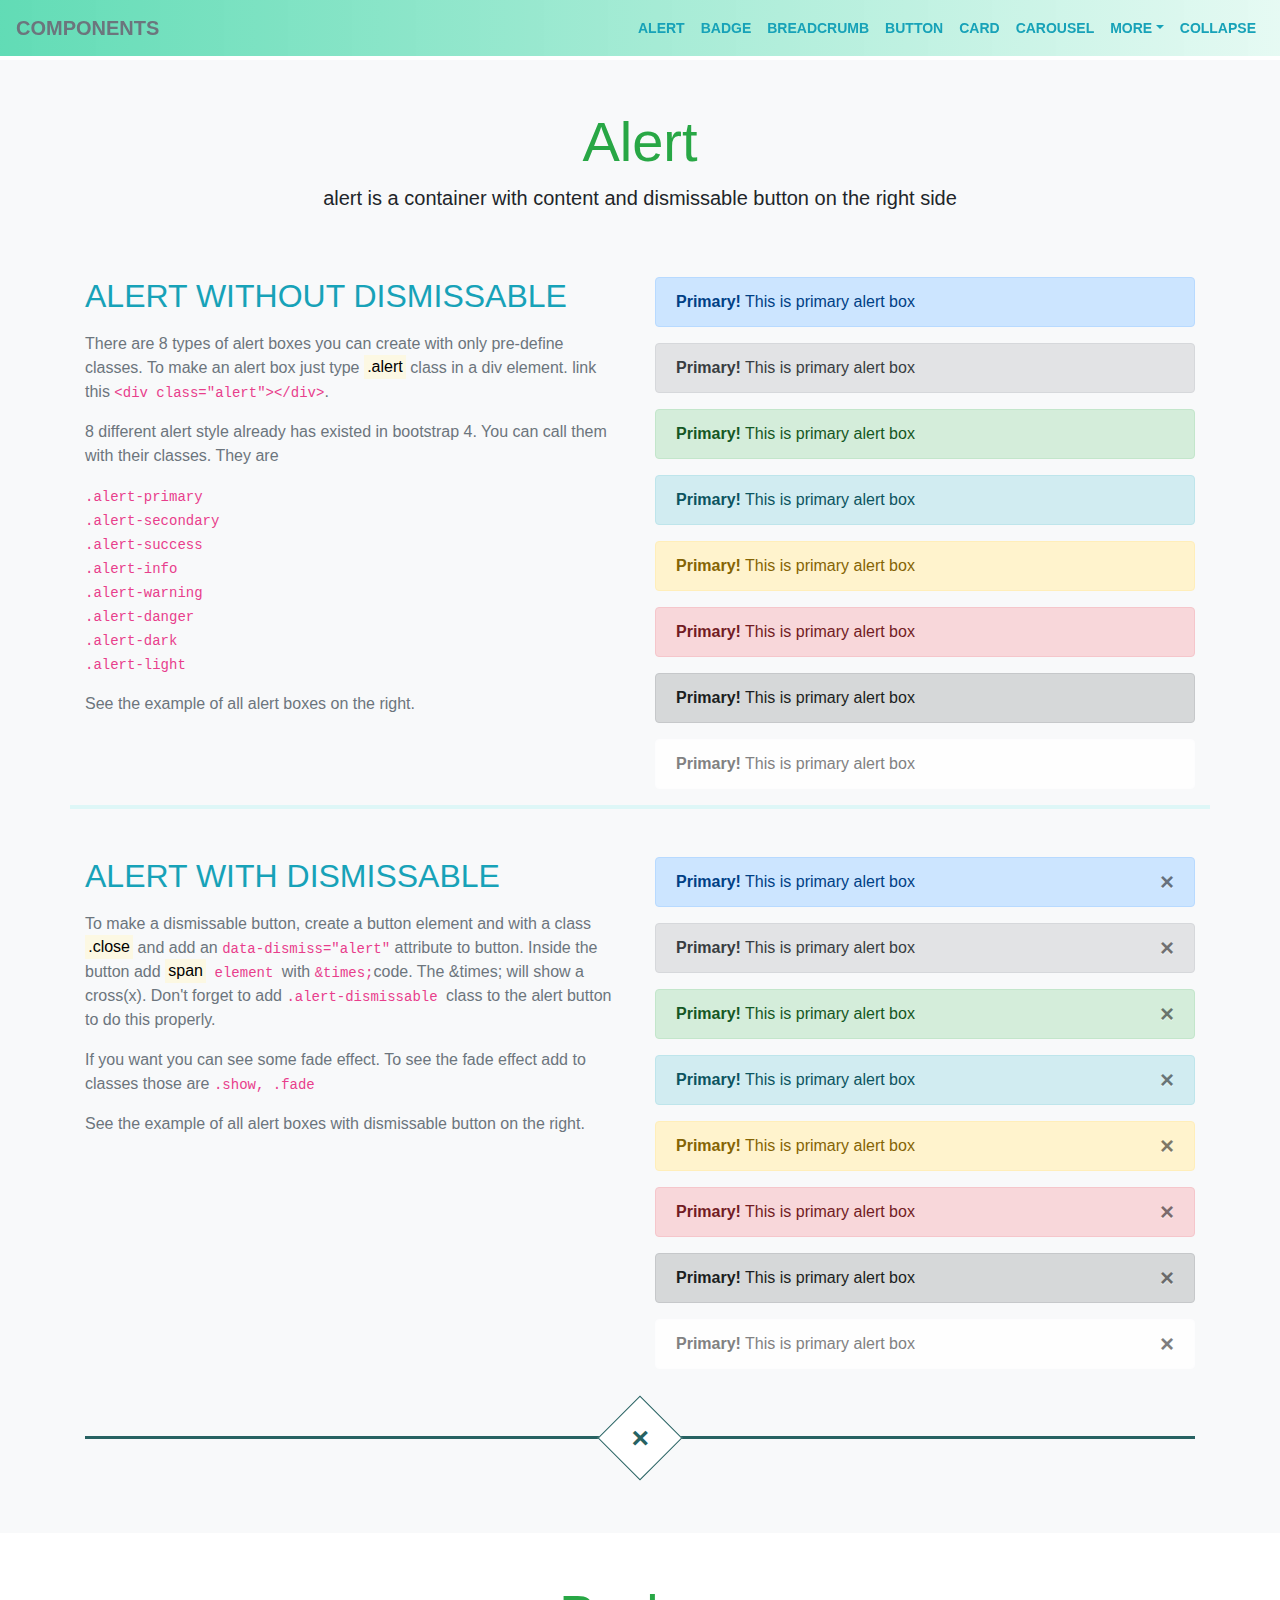
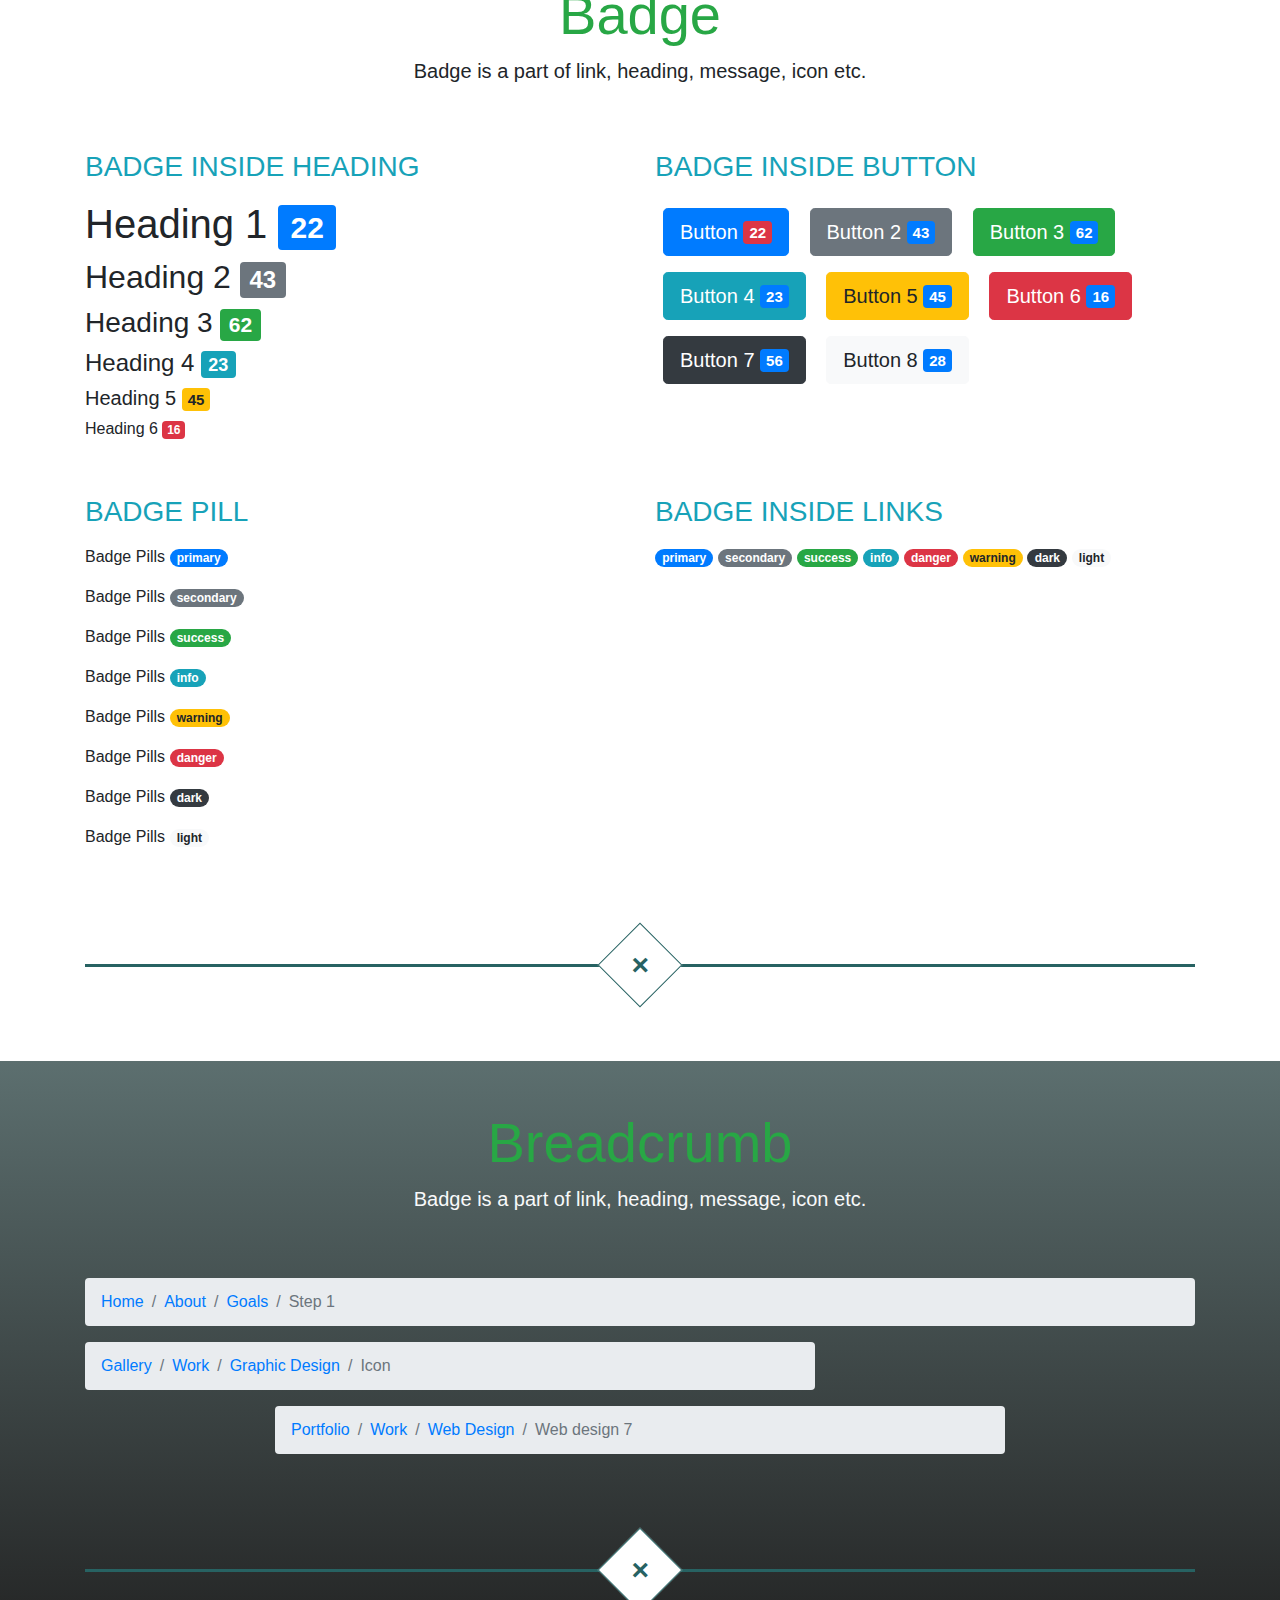
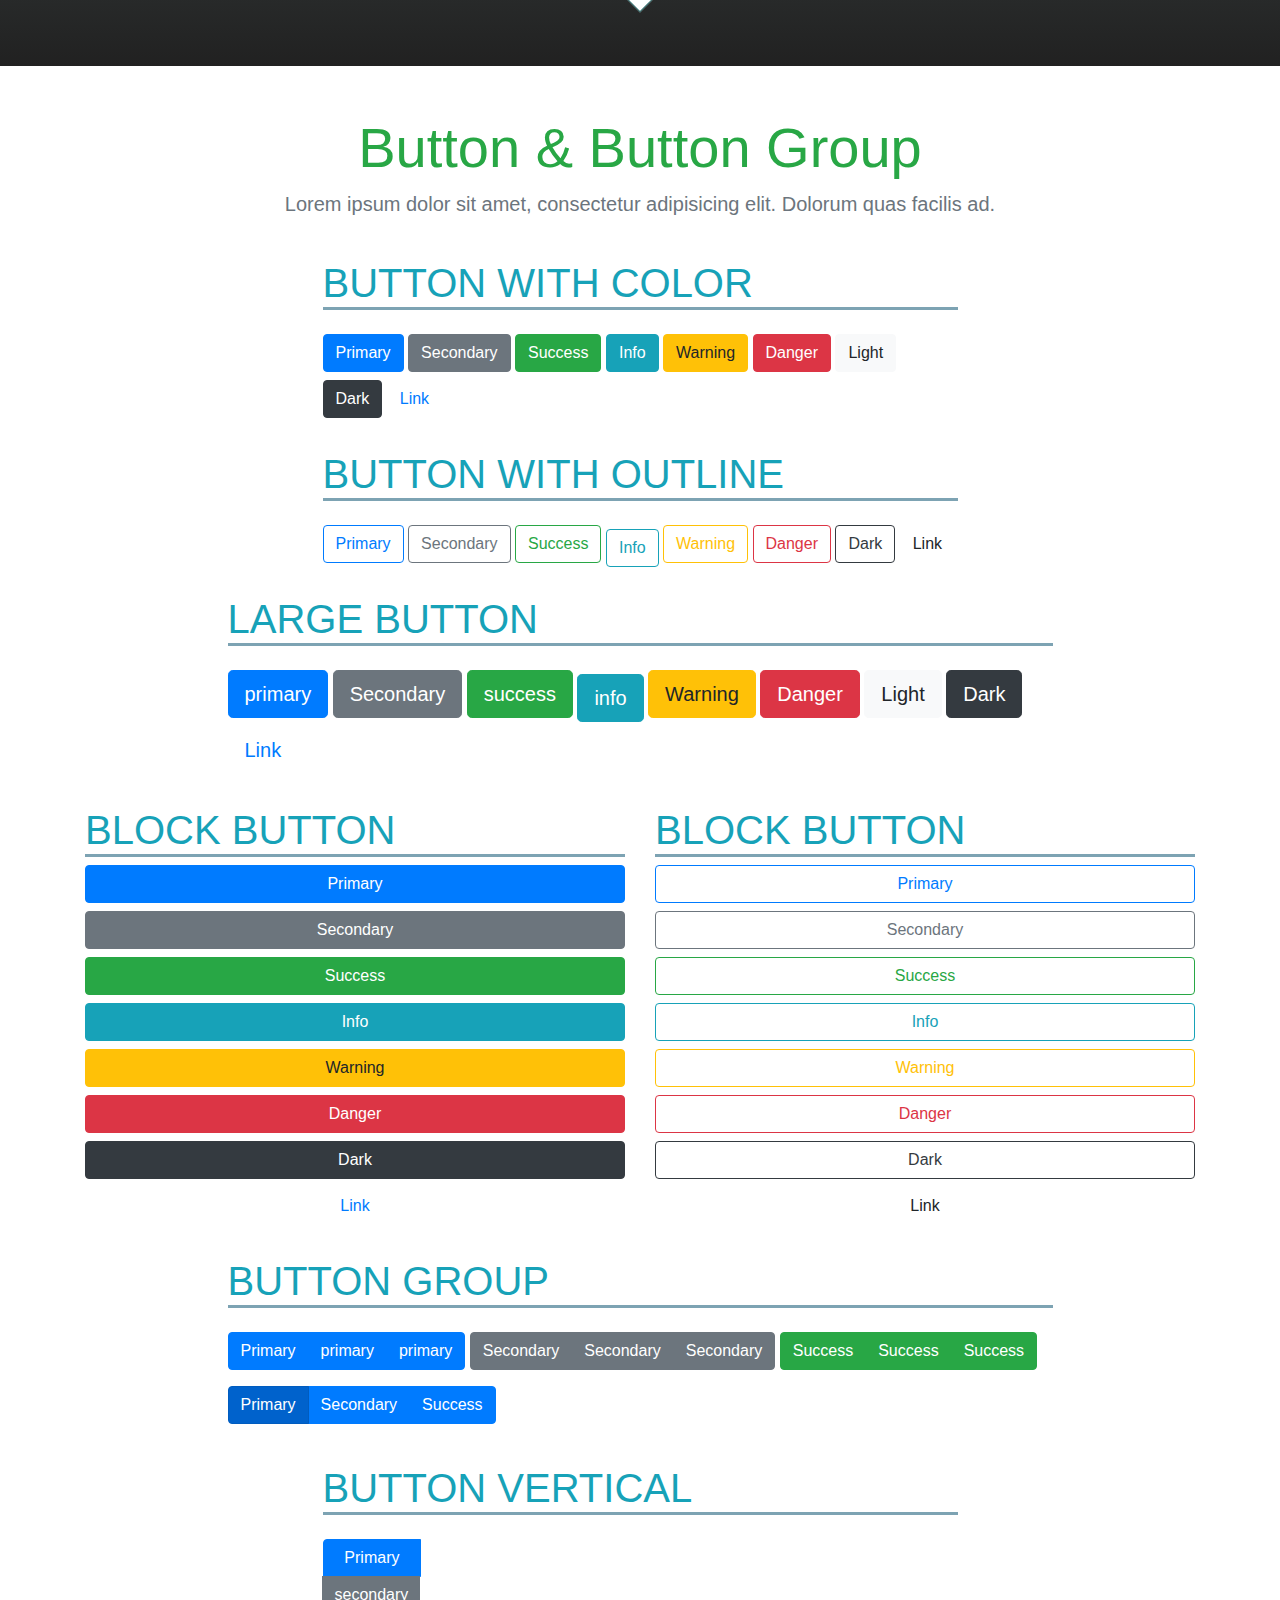
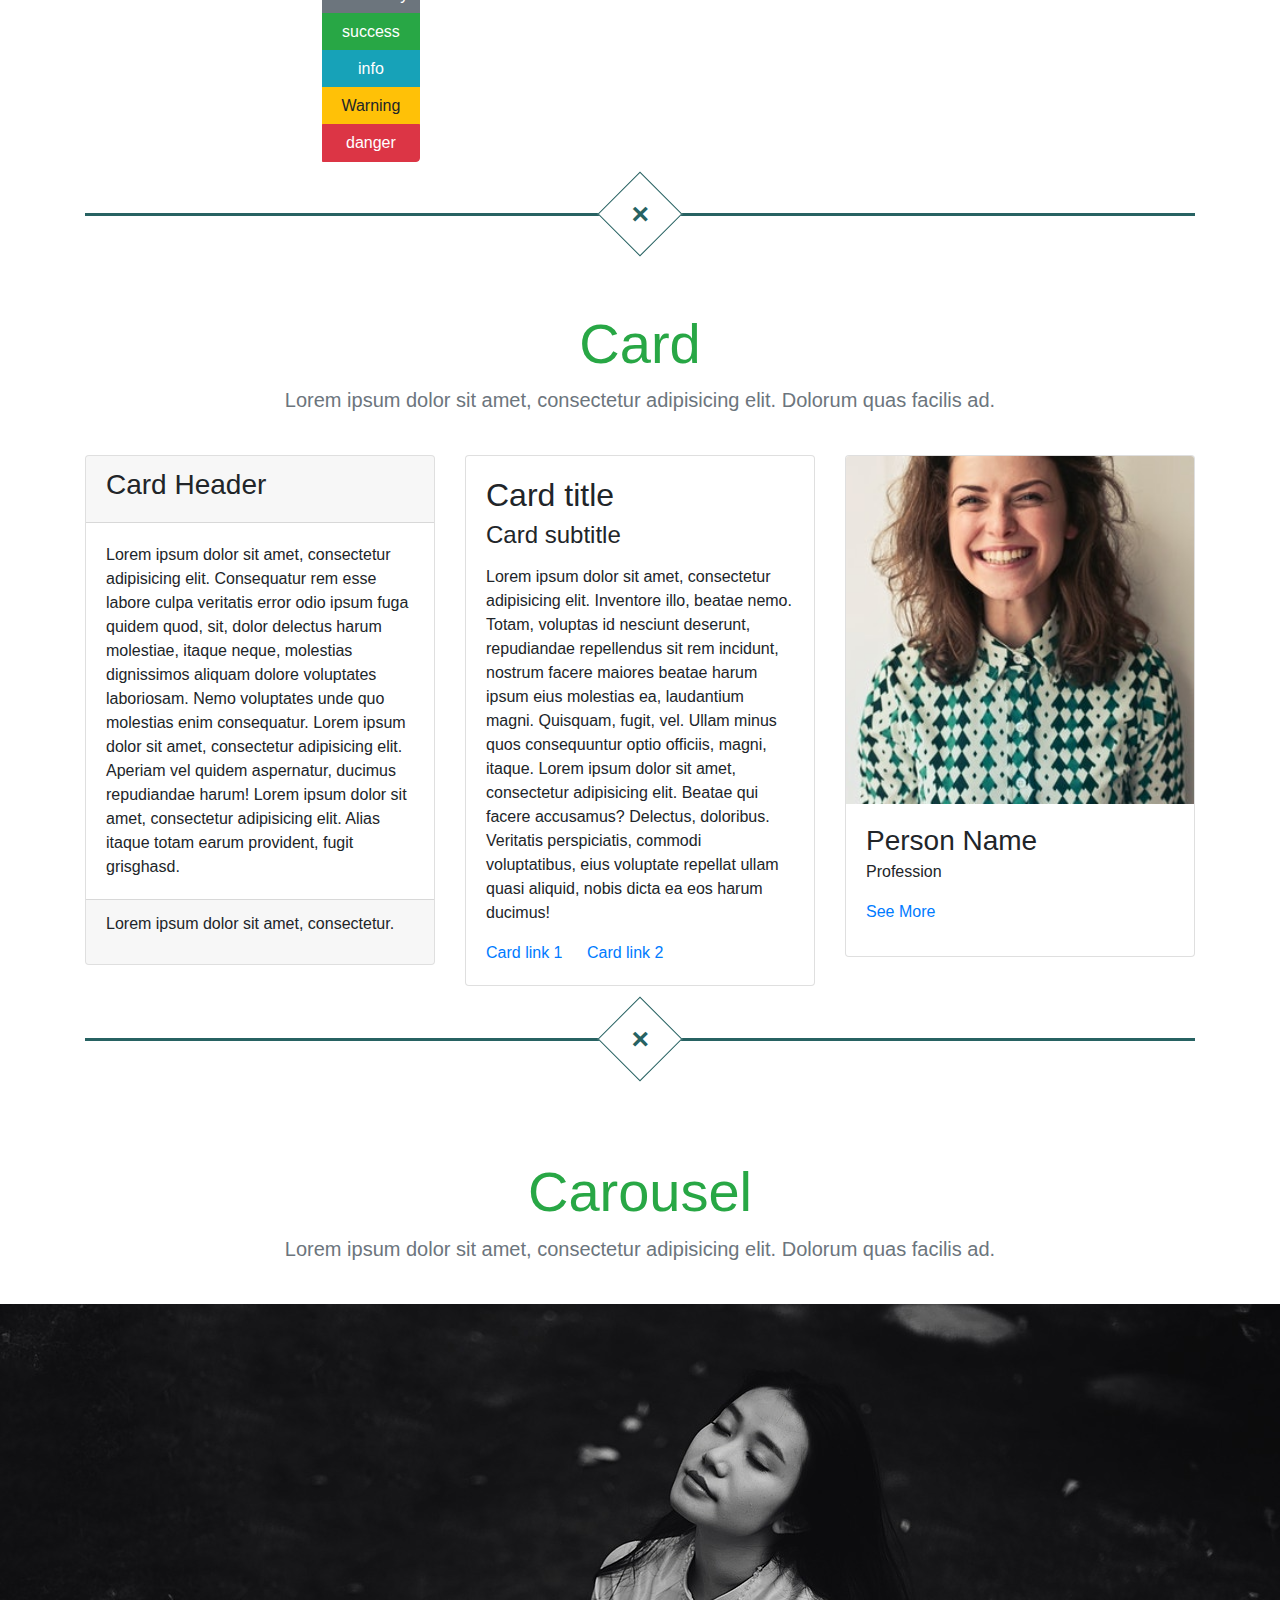
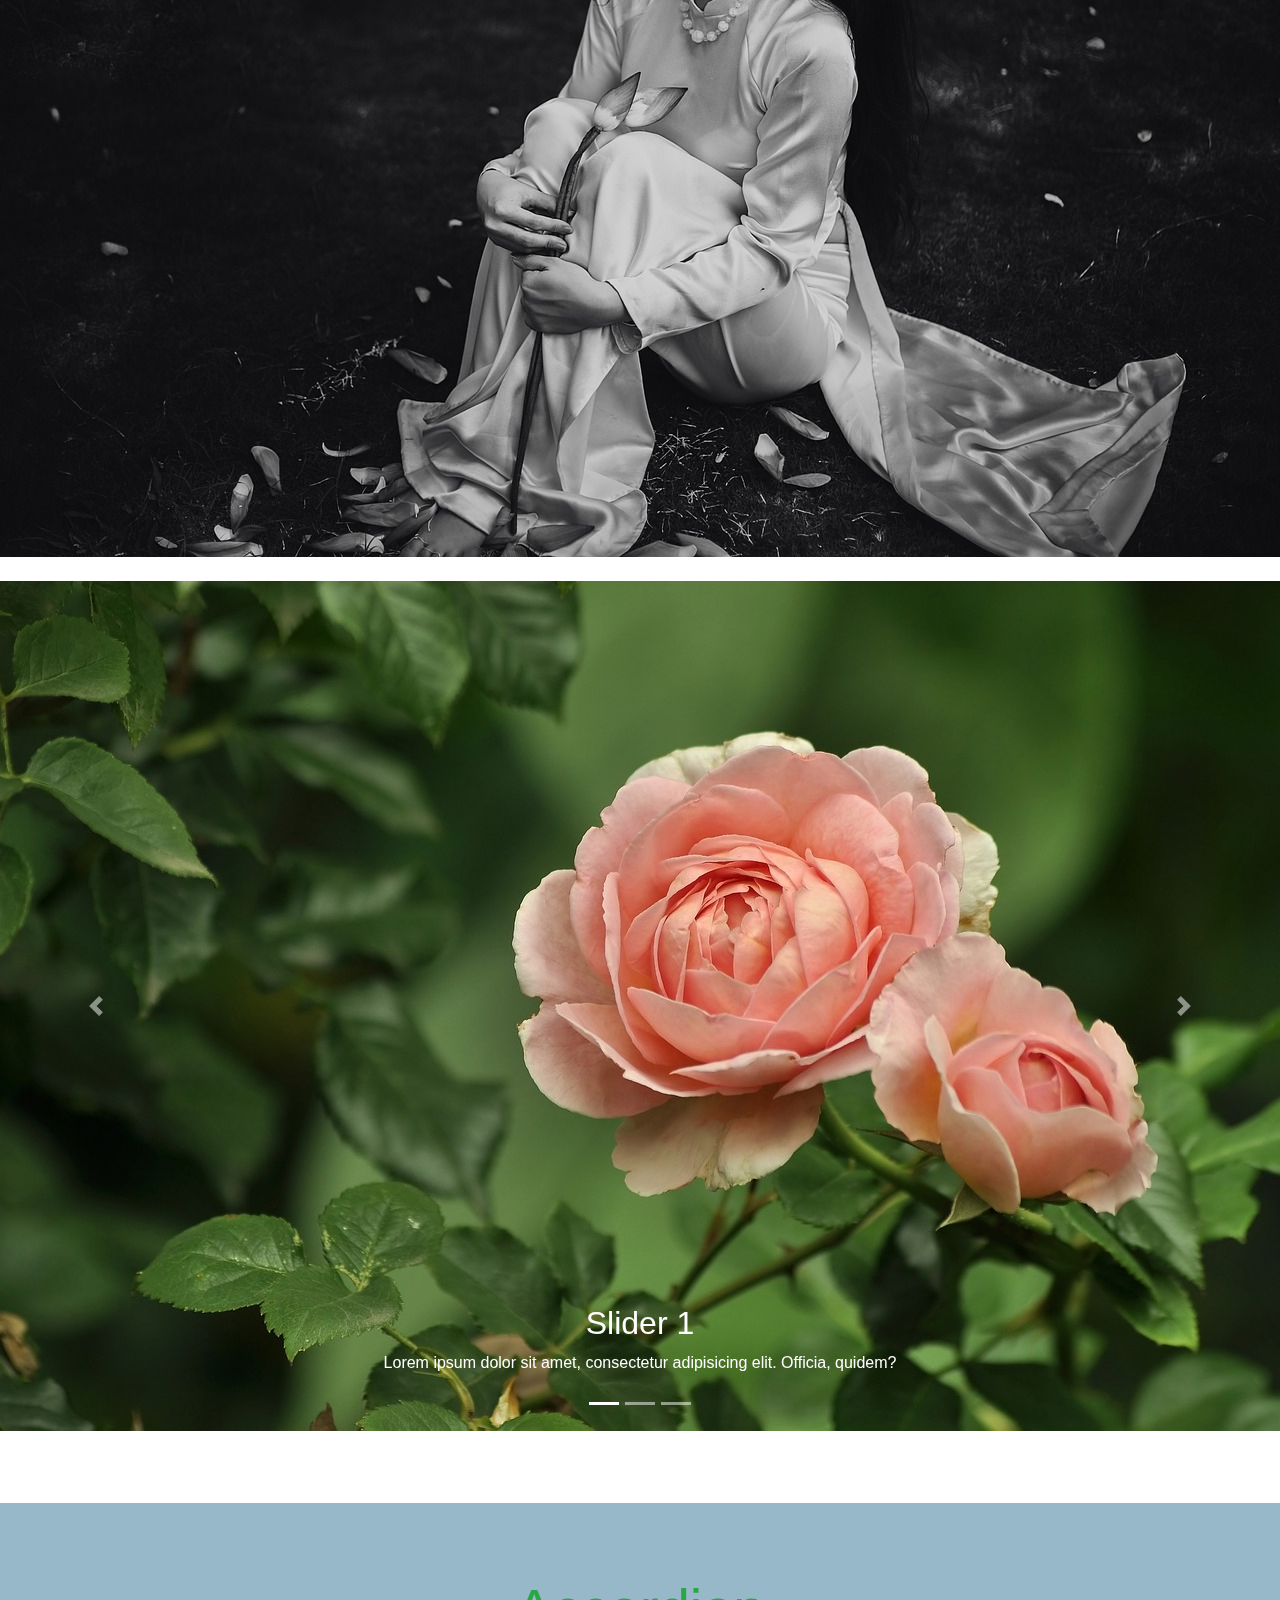
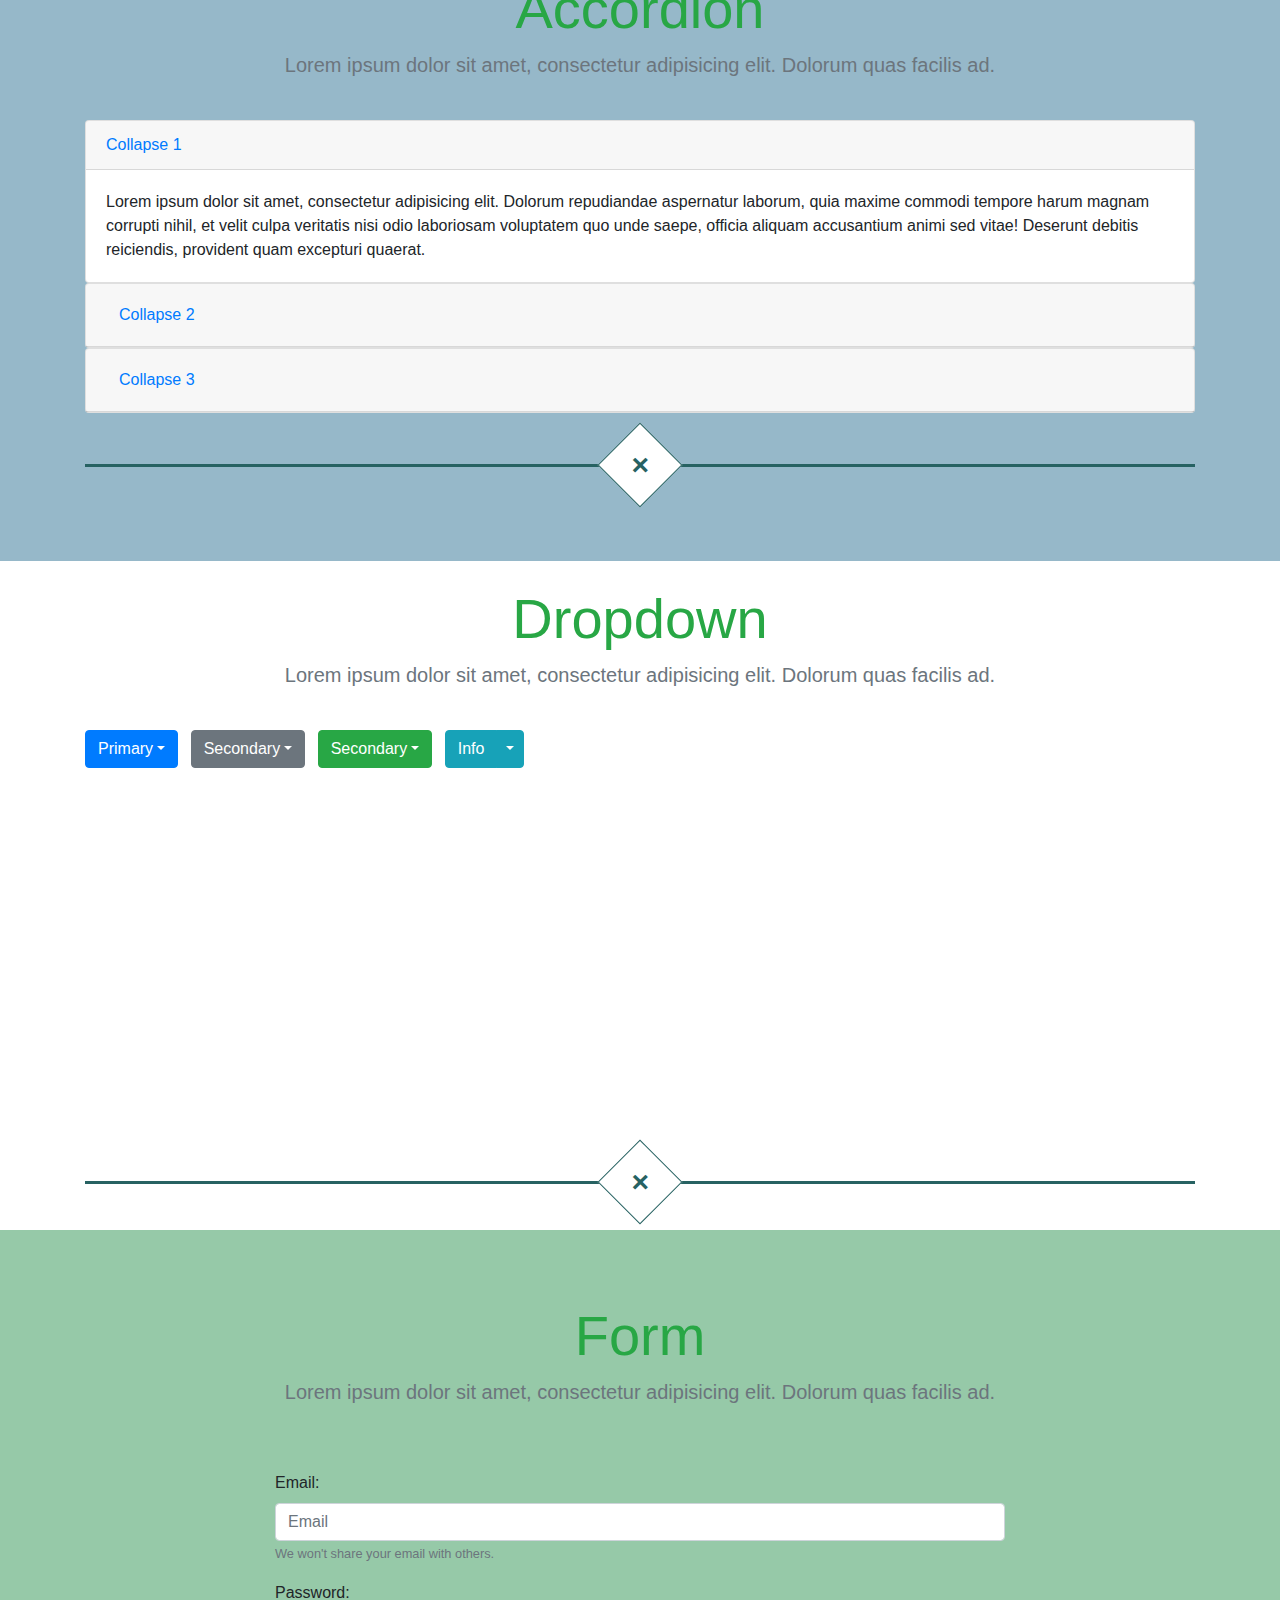
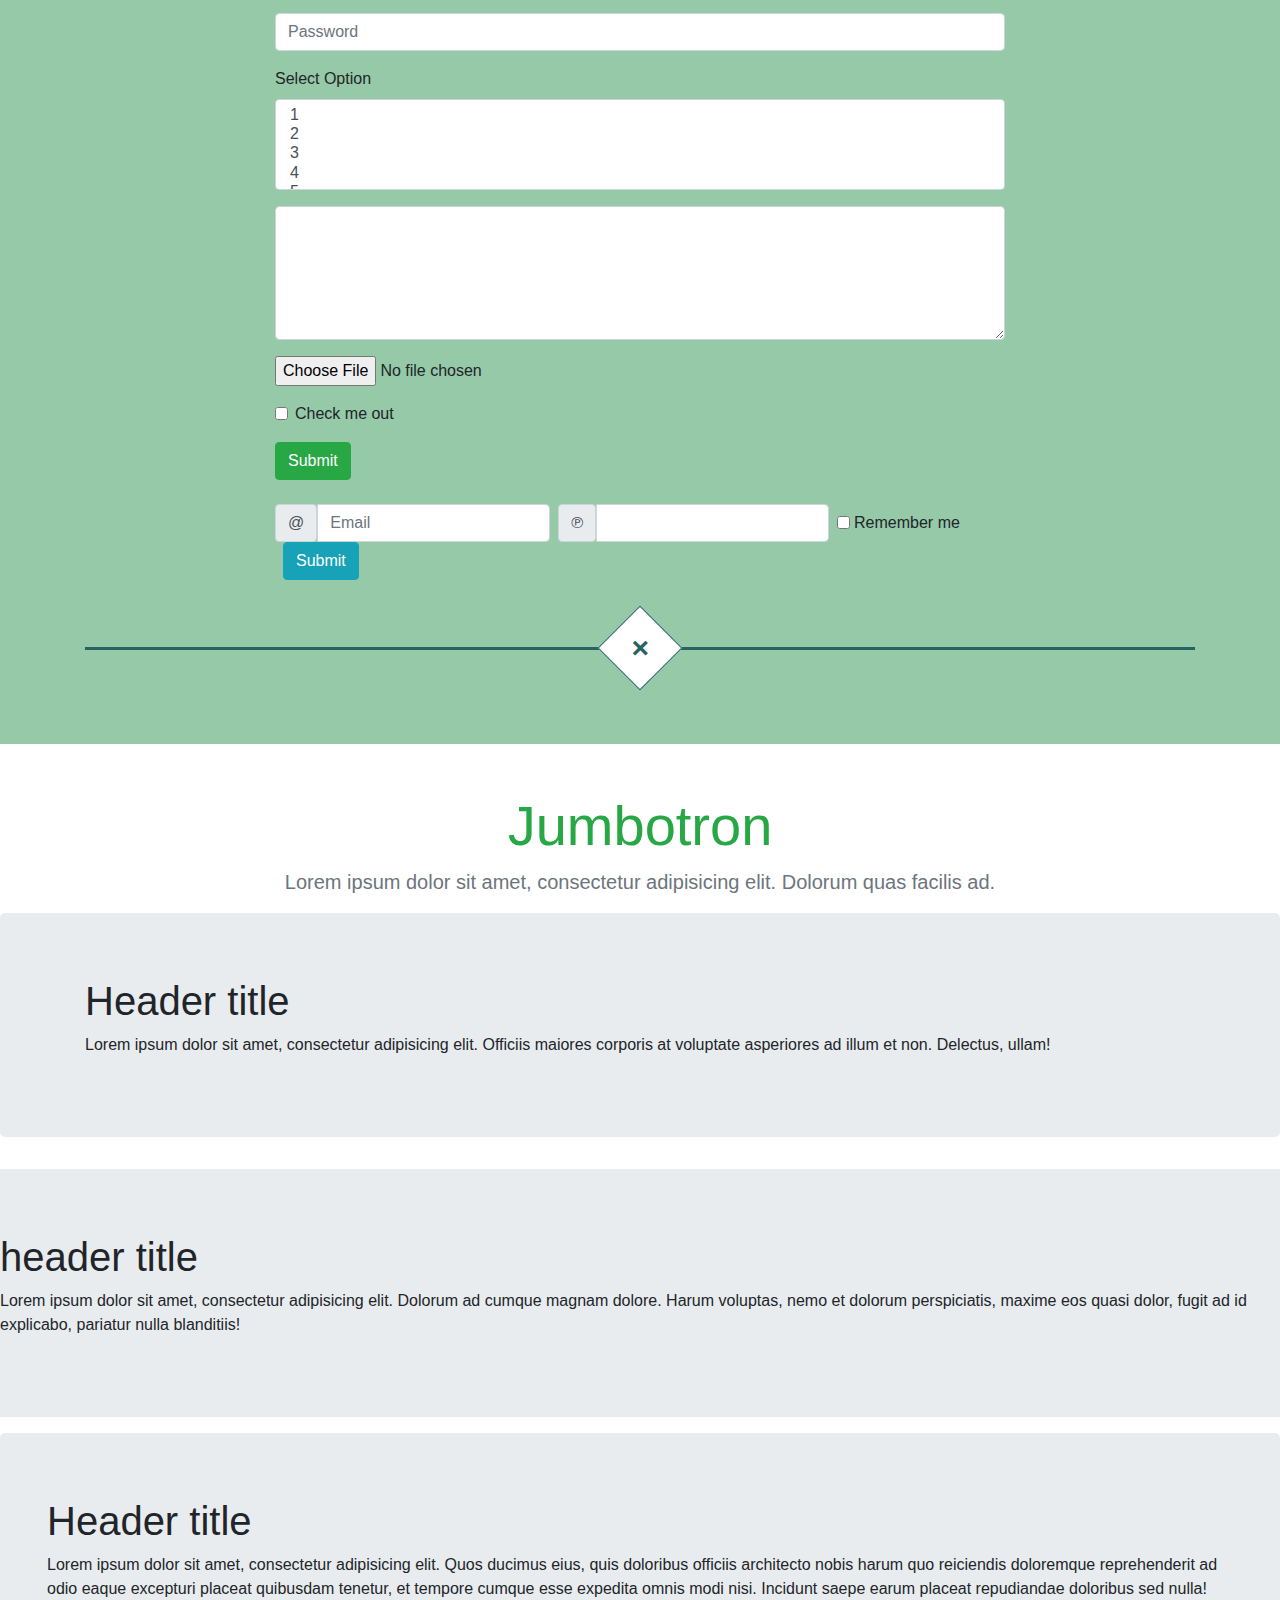
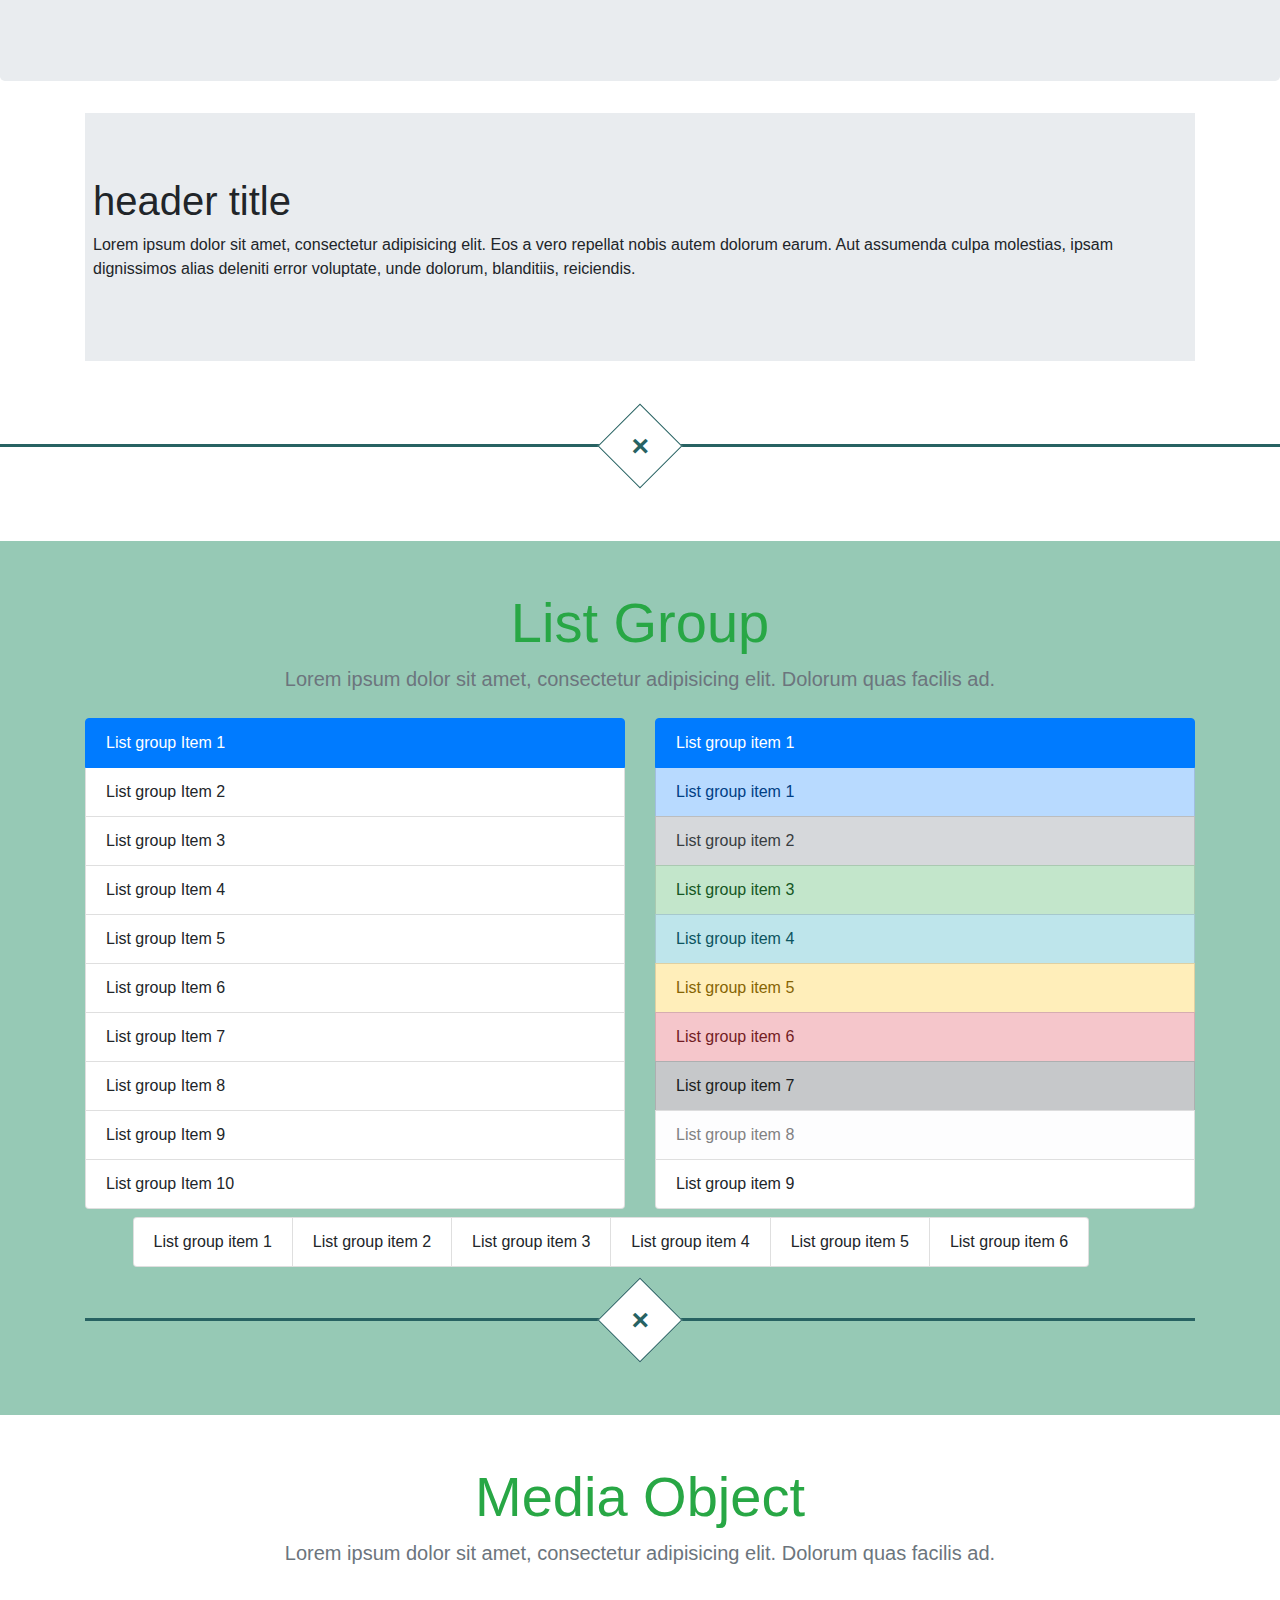
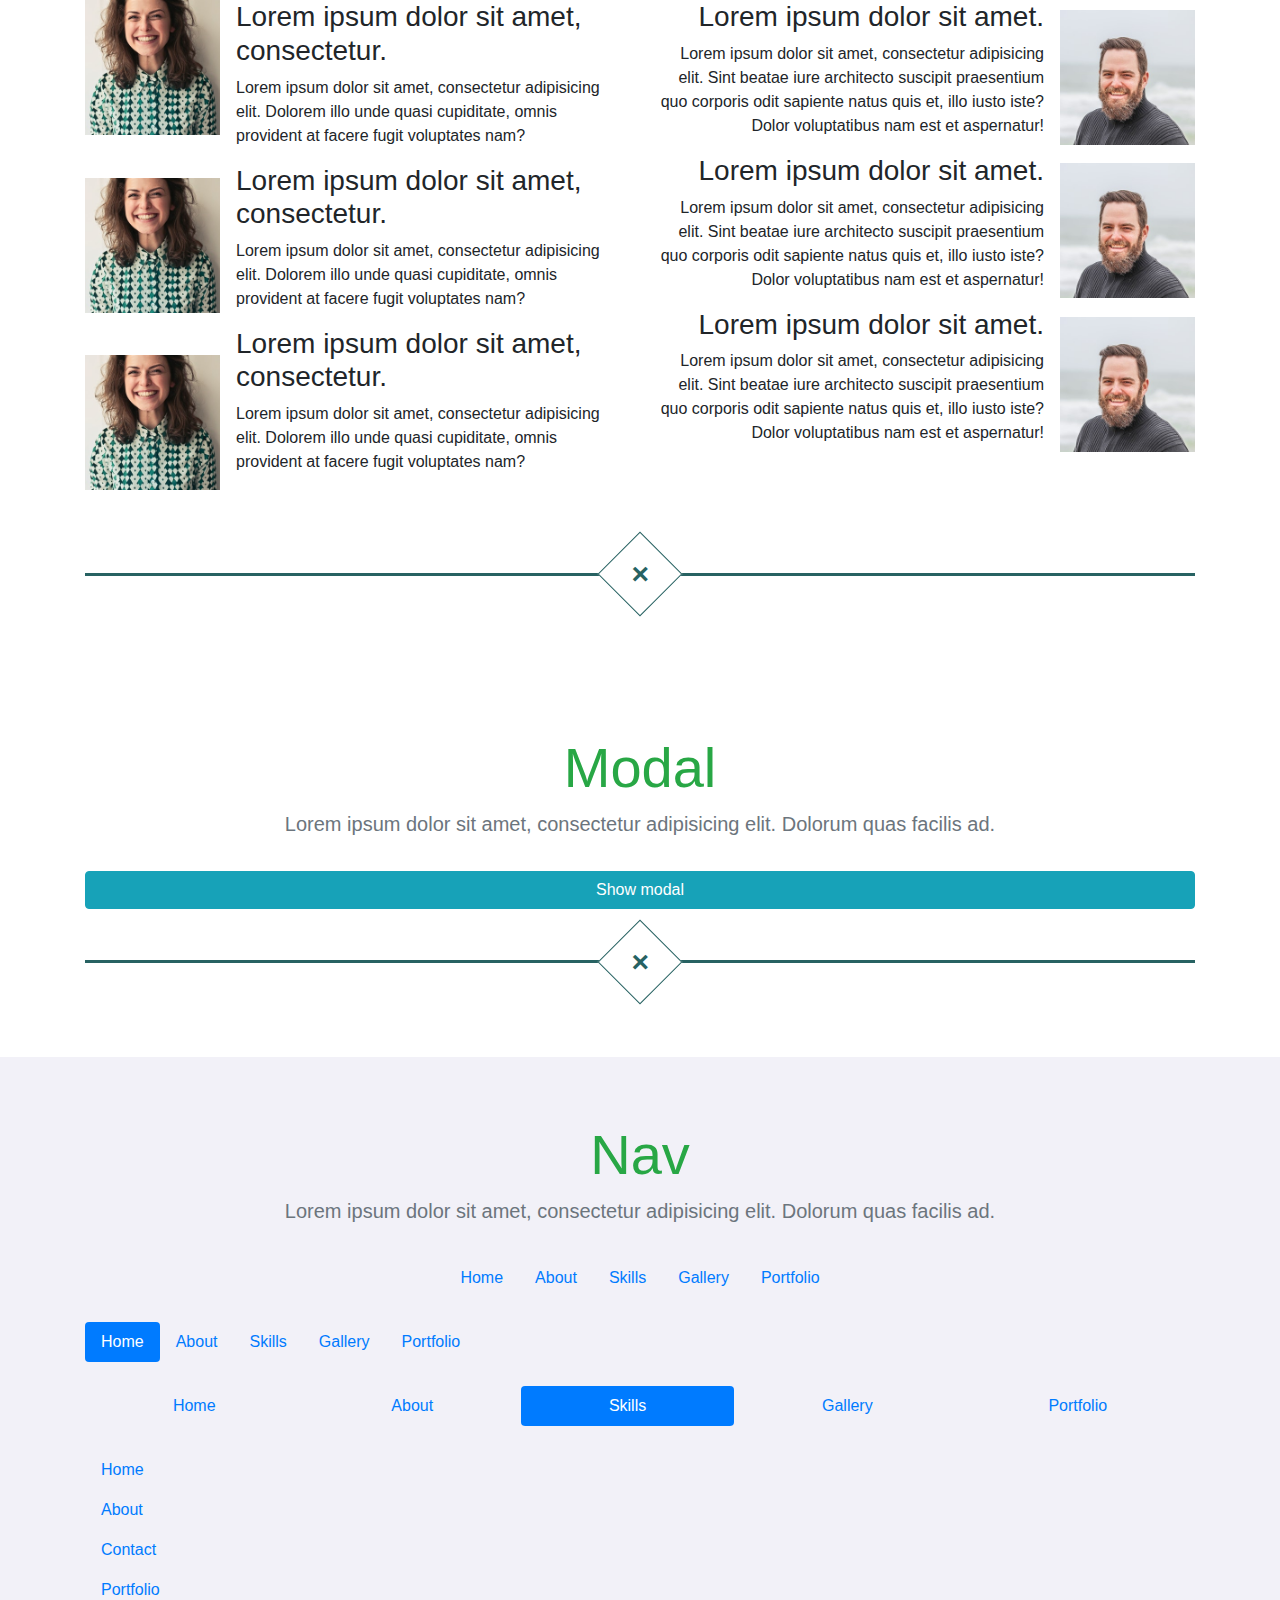
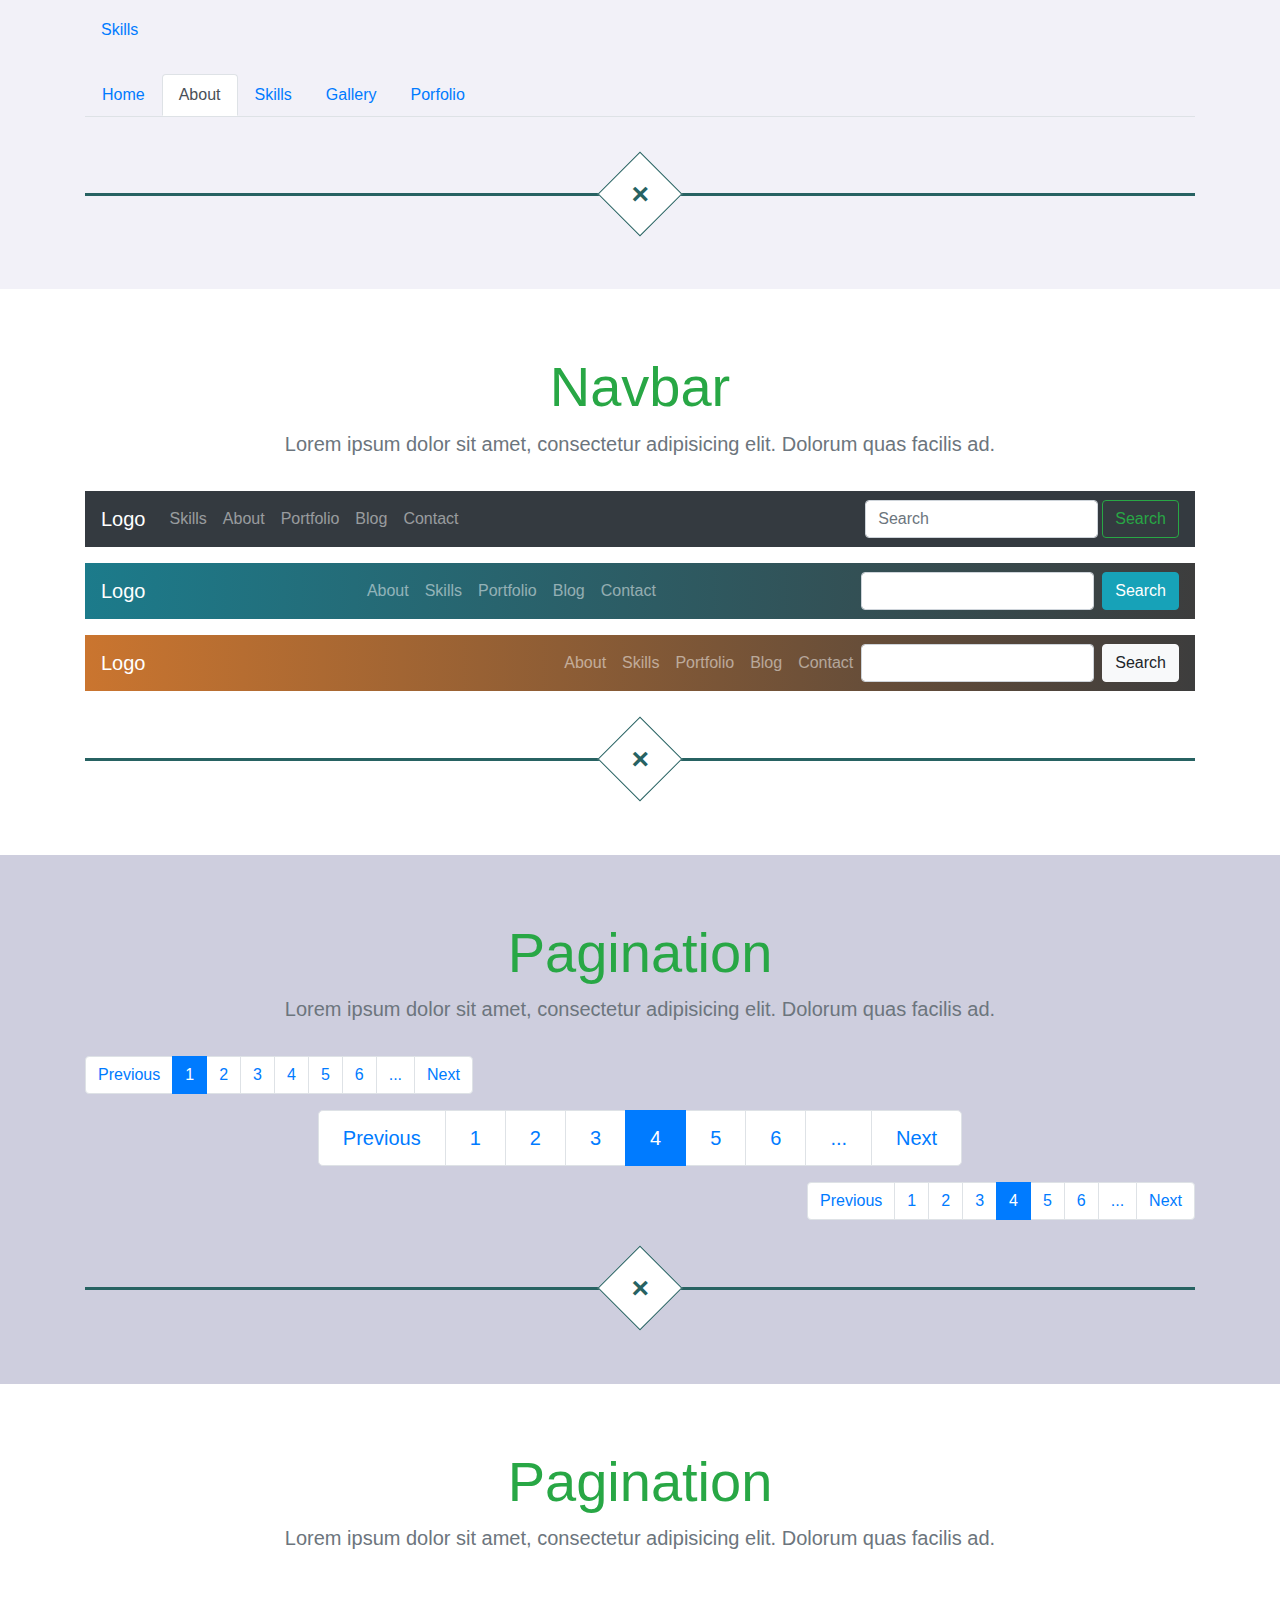
<file: index.html>
<!doctype html>
<html lang="en">
  <head>
    <!-- Required meta tags -->
    <meta charset="utf-8">
    <meta name="viewport" content="width=device-width, initial-scale=1, shrink-to-fit=no">

    <!-- Bootstrap CSS -->
    <link rel="stylesheet" href="css/bootstrap.min.css">
    <link rel="stylesheet" href="css/style.css">

    <title>Bootstrap 4 Components</title>
  </head>
  <body>
     <section id="header" class="mb-0">
         <div class="navbar navbar-expand-md navbar-light bg-custom d-flex justify-content-between fixed-top custom-header-bg">
             <a href="#" class="navbar-brand text-uppercase font-weight-bolder text-secondary">Components</a>
             <div class="navbar-toggler bg-light" data-toggle="collapse" data-target="#navbarCollapse">
                 <div class="navbar-toggler-icon"></div>
             </div>
             <div class="collapse navbar-collapse" id="navbarCollapse">
                 <ul class="navbar-nav ml-auto">
                     <li class="nav-item"><a href="#alert" class="nav-link text-uppercase font-weight-bold text-info nav-link-custom">Alert</a></li>
                     <li class="nav-item"><a href="#badge" class="nav-link text-uppercase font-weight-bold text-info nav-link-custom">Badge</a></li>
                     <li class="nav-item"><a href="#breadcrumb" class="nav-link text-uppercase font-weight-bold text-info nav-link-custom">Breadcrumb</a></li>
                     <li class="nav-item"><a href="#button" class="nav-link text-uppercase font-weight-bold text-info nav-link-custom">Button</a></li>
                     <li class="nav-item"><a href="#card" class="nav-link text-uppercase font-weight-bold text-info nav-link-custom">Card</a></li>
                     <li class="nav-item"><a href="#carousel" class="nav-link text-uppercase font-weight-bold text-info nav-link-custom">Carousel</a></li>
                     <li class="nav-item dropdown">
                         <a href="#" class="nav-link text-uppercase font-weight-bold text-info nav-link-custom dropdown-toggle" data-toggle="dropdown">More</a>
                         <div class="dropdown-menu">
                             <a class="dropdown-item" href="#dropdown">Dropdowns</a>
                             <a class="dropdown-item" href="#form">Forms</a>
                             <a class="dropdown-item" href="#inputGroup">Input group</a>
                             <a class="dropdown-item" href="#jumbotron">Jumbotron</a>
                             <a class="dropdown-item" href="#listGroup">List group</a>
                             <a class="dropdown-item" href="#mediaObject">Media object</a>
                             <a class="dropdown-item" href="#modal">Modal</a>
                             <a class="dropdown-item" href="#nav">Navs</a>
                             <a class="dropdown-item" href="#navbar">Navbar</a>
                             <a class="dropdown-item" href="#pagination">Pagination</a>
                             <a class="dropdown-item" href="#popover">Popovers</a>
                             <a class="dropdown-item" href="#progressBar">Progress</a>
                             <a class="dropdown-item" href="scroll.html">Scrollspy</a>
                             <a class="dropdown-item" href="#spinner">Spinners</a>
                             <a class="dropdown-item" href="#toast">Toasts</a>
                             <a class="dropdown-item" href="#tooltip">Tooltips</a>
                         </div>
                    </li>
                     <li class="nav-item"><a href="#" class="nav-link text-uppercase font-weight-bold text-info nav-link-custom">Collapse</a></li>
                 </ul>
             </div>
         </div>
     </section>
<!--     navbar end-->
     
<!--     alert start-->
    <section id="alert" class="bg-light py-5" data-spy="scroll" data-target="#navbarCollapse">
        <div class="container">
            <div class="row">
                <div class="col">
                    <h1 class="display-4 text-center text-success">Alert</h1>
                    <p class="text-center lead">alert is a container with content and dismissable button on the right side</p>
                </div>
            </div>
            <div class="row pt-5 bb-4">
                <div class="col-md-6">
                    <h2 class="text-uppercase text-info mb-3">Alert without dismissable</h2>
                    <p class="text-muted">There are 8 types of alert boxes you can create with only pre-define classes. To make an alert box just type <mark>.alert</mark> class in a div element. link this <code>&lt;div class="alert"&gt;&lt;/div&gt;</code>.</p>
                    <p class="text-muted">8 different alert style already has existed in bootstrap 4. You can call them with their classes. They are </p>
                    <ul class="list-unstyled">
                        <li class="list-item"><code>.alert-primary</code></li>
                        <li class="list-item"><code>.alert-secondary</code></li>
                        <li class="list-item"><code>.alert-success</code></li>
                        <li class="list-item"><code>.alert-info</code></li>
                        <li class="list-item"><code>.alert-warning</code></li>
                        <li class="list-item"><code>.alert-danger</code></li>
                        <li class="list-item"><code>.alert-dark</code></li>
                        <li class="list-item"><code>.alert-light</code></li>
                    </ul>
                    <p class="text-muted">See the example of all alert boxes on the right.</p>
                </div>
                <div class="col-md-6">
                    <div class="alert alert-primary"><strong>Primary!</strong> This is primary alert box</div>
                    <div class="alert alert-secondary"><strong>Primary!</strong> This is primary alert box</div>
                    <div class="alert alert-success"><strong>Primary!</strong> This is primary alert box</div>
                    <div class="alert alert-info"><strong>Primary!</strong> This is primary alert box</div>
                    <div class="alert alert-warning"><strong>Primary!</strong> This is primary alert box</div>
                    <div class="alert alert-danger"><strong>Primary!</strong> This is primary alert box</div>
                    <div class="alert alert-dark"><strong>Primary!</strong> This is primary alert box</div>
                    <div class="alert alert-light"><strong>Primary!</strong> This is primary alert box</div>
                </div>
            </div>
            <div class="row pt-5">
               <div class="col-md-6 order-sm-12">
                    <div class="alert alert-primary show fade">
                        <strong>Primary!</strong> This is primary alert box
                        <button type="button" class="close" data-dismiss="alert">
                            <span aria-label="hidden">&times;</span>
                        </button>
                    </div>
                    <div class="alert alert-secondary show fade">
                        <strong>Primary!</strong> This is primary alert box
                        <button type="button" class="close" data-dismiss="alert">
                            <span aria-label="hidden">&times;</span>
                        </button>
                    </div>
                    <div class="alert alert-success show fade">
                        <strong>Primary!</strong> This is primary alert box
                        <button type="button" class="close" data-dismiss="alert">
                            <span aria-label="hidden">&times;</span>
                        </button>
                    </div>
                    <div class="alert alert-info show fade">
                        <strong>Primary!</strong> This is primary alert box
                        <button type="button" class="close" data-dismiss="alert">
                            <span aria-label="hidden">&times;</span>
                        </button>
                    </div>
                    <div class="alert alert-warning show fade">
                        <strong>Primary!</strong> This is primary alert box
                        <button type="button" class="close" data-dismiss="alert">
                            <span aria-label="hidden">&times;</span>
                        </button>
                    </div>
                    <div class="alert alert-danger show fade">
                        <strong>Primary!</strong> This is primary alert box
                        <button type="button" class="close" data-dismiss="alert">
                            <span aria-label="hidden">&times;</span>
                        </button>
                    </div>
                    <div class="alert alert-dark show fade">
                        <strong>Primary!</strong> This is primary alert box
                        <button type="button" class="close" data-dismiss="alert">
                            <span aria-label="hidden">&times;</span>
                        </button>
                    </div>
                    <div class="alert alert-light show fade">
                        <strong>Primary!</strong> This is primary alert box
                        <button type="button" class="close" data-dismiss="alert">
                            <span aria-label="hidden">&times;</span>
                        </button>
                    </div>
                </div>
                <div class="col-md-6 order-sm-1">
                    <h2 class="text-uppercase text-info mb-3">Alert with dismissable</h2>
                    <p class="text-muted">To make a dismissable button, create a button element and with a class <mark>.close</mark> and add an <code>data-dismiss="alert"</code> attribute to button. Inside the button add <mark>span</mark><code> element </code> with <code> &amp;times&#59;</code>code. The &amp;times&#59; will show a cross(x). <span class="highlight">Don't forget to add <code>.alert-dismissable </code> class to the alert button to do this properly.</span></p>
                    <p class="text-muted">If you want you can see some fade effect. To see the fade effect add to classes those are <code>.show, .fade</code></p>

                    <p class="text-muted">See the example of all alert boxes with dismissable button on the right.</p>
                </div>
            </div>
            <div class="row">
                <div class="col text-center">
                <div class="section_end"><span class="cross"><span class="cross_text">&times;</span></span></div>
                </div>
            </div>
        </div>
    </section>
<!--     alert end-->

<!--     badge start-->
    <section id="badge" class="py-5" data-spy="scroll" data-target="#navbarCollapse">
        <div class="container">
            <div class="row">
                <div class="col">
                    <h1 class="display-4 text-center text-success">Badge</h1>
                    <p class="text-center lead">Badge is a part of link, heading, message, icon etc.</p>
                </div>
            </div>
            <div class="row py-5">
                <div class="col-md-6 pb-3 pb-md-0">
                    <h3 class="text-uppercase mb-3 text-info">Badge inside heading</h3>
                    <h1>Heading 1 <span class="badge badge-primary">22</span></h1>
                    <h2>Heading 2 <span class="badge badge-secondary">43</span></h2>
                    <h3>Heading 3 <span class="badge badge-success">62</span></h3>
                    <h4>Heading 4 <span class="badge badge-info">23</span></h4>
                    <h5>Heading 5 <span class="badge badge-warning">45</span></h5>
                    <h6>Heading 6 <span class="badge badge-danger">16</span></h6>
                </div>
                <div class="col-md-6 pb-3 pb-md-0">
                    <h3 class="text-uppercase mb-3 text-info">Badge inside button</h3>
                    <button type="button" class="btn btn-primary btn-lg m-2">Button <span class="badge badge-danger">22</span></button>
                    <button type="button" class="btn btn-secondary btn-lg m-2">Button 2 <span class="badge badge-primary">43</span></button>
                    <button type="button" class="btn btn-success btn-lg m-2">Button 3 <span class="badge badge-primary">62</span></button>
                    <button type="button" class="btn btn-info btn-lg m-2">Button 4 <span class="badge badge-primary">23</span></button>
                    <button type="button" class="btn btn-warning btn-lg m-2">Button 5 <span class="badge badge-primary">45</span></button>
                    <button type="button" class="btn btn-danger btn-lg m-2">Button 6 <span class="badge badge-primary">16</span></button>
                    <button type="button" class="btn btn-dark btn-lg m-2">Button 7 <span class="badge badge-primary">56</span></button>
                    <button type="button" class="btn btn-light btn-lg m-2">Button 8 <span class="badge badge-primary">28</span></button>
                </div>
                <div class="w-100 my-4 d-none d-md-block"></div>
                <div class="col-md-6 pb-3 pb-md-0">
                    <h3 class="text-uppercase mb-3 text-info">Badge Pill</h3>
                    <p>Badge Pills <span class="badge badge-primary badge-pill">primary</span></p>
                    <p>Badge Pills <span class="badge badge-secondary badge-pill">secondary</span></p>
                    <p>Badge Pills <span class="badge badge-success badge-pill">success</span></p>
                    <p>Badge Pills <span class="badge badge-info badge-pill">info</span></p>
                    <p>Badge Pills <span class="badge badge-warning badge-pill">warning</span></p>
                    <p>Badge Pills <span class="badge badge-danger badge-pill">danger</span></p>
                    <p>Badge Pills <span class="badge badge-dark badge-pill">dark</span></p>
                    <p>Badge Pills <span class="badge badge-light badge-pill">light</span></p>
                </div>
                <div class="col-md-6 pb-3 pb-md-0">
                    <h3 class="text-uppercase mb-3 text-info">Badge inside Links</h3>
                    <a href="#"><span class="badge badge-pill badge-primary">primary</span></a>
                    <a href="#"><span class="badge badge-pill badge-secondary">secondary</span></a>
                    <a href="#"><span class="badge badge-pill badge-success">success</span></a>
                    <a href="#"><span class="badge badge-pill badge-info">info</span></a>
                    <a href="#"><span class="badge badge-pill badge-danger">danger</span></a>
                    <a href="#"><span class="badge badge-pill badge-warning">warning</span></a>
                    <a href="#"><span class="badge badge-pill badge-dark">dark</span></a>
                    <a href="#"><span class="badge badge-pill badge-light">light</span></a>
                </div>
            </div>
            <div class="row">
                <div class="col text-center">
                <div class="section_end"><span class="cross"><span class="cross_text">&times;</span></span></div>
                </div>
            </div>
        </div>
    </section>
<!--     badge start-->

<!--      breadcrumb start-->
    <section id="breadcrumb" class="py-5" data-spy="scroll" data-target="#navbarCollapse">
        <div class="container">
            <div class="row">
                <div class="col">
                    <h1 class="display-4 text-center text-success">Breadcrumb</h1>
                    <p class="text-center lead text-light">Badge is a part of link, heading, message, icon etc.</p>
                </div>
            </div>
            <div class="row py-5">
                <div class="col-md-12">
                    <ul class="breadcrumb">
                        <li class="breadcrumb-item"><a href="#">Home</a></li>
                        <li class="breadcrumb-item"><a href="#">About</a></li>
                        <li class="breadcrumb-item"><a href="#">Goals</a></li>
                        <li class="breadcrumb-item active">Step 1</li>
                    </ul>
                </div>
                <div class="col-md-8">
                    <ul class="breadcrumb">
                        <li class="breadcrumb-item"><a href="#">Gallery</a></li>
                        <li class="breadcrumb-item"><a href="#">Work</a></li>
                        <li class="breadcrumb-item"><a href="#">Graphic Design</a></li>
                        <li class="breadcrumb-item active">Icon</li>
                    </ul>
                </div>
                <div class="col-md-8 mx-auto">
                    <ul class="breadcrumb">
                        <li class="breadcrumb-item"><a href="#">Portfolio</a></li>
                        <li class="breadcrumb-item"><a href="#">Work</a></li>
                        <li class="breadcrumb-item"><a href="#">Web Design</a></li>
                        <li class="breadcrumb-item active">Web design 7</li>
                    </ul>
                </div>
            </div>
            <div class="row">
                <div class="col text-center">
                <div class="section_end"><span class="cross"><span class="cross_text">&times;</span></span></div>
                </div>
            </div>
        </div>
    </section>
<!--      breadcrumb end-->
     
     <!-- button start -->
     <section id="button" class=" py-5" data-spy="scroll" data-target="#navbarCollapse">
         <div class="container">
             <div class="row mb-4">
                 <div class="col">
                     <h1 class="display-4 text-center text-success">Button & Button Group</h1>
                     <p class="text-center lead text-secondary">Lorem ipsum dolor sit amet, consectetur adipisicing elit. Dolorum quas facilis ad.</p>
                 </div>
             </div>
             <div class="row">
                 <div class="col-md-7 mx-auto mb-4">
                     <h1 class="text-uppercase text-info mb-4 bottom_border">Button with color</h1>
                     <button type="button" class="btn btn-primary mb-2">Primary</button>
                     <button type="button" class="btn btn-secondary mb-2">Secondary</button>
                     <button type="button" class="btn btn-success mb-2">Success</button>
                     <button type="button" class="btn btn-info mb-2">Info</button>
                     <button type="button" class="btn btn-warning mb-2">Warning</button>
                     <button type="button" class="btn btn-danger mb-2">Danger</button>
                     <button type="button" class="btn btn-light mb-2">Light</button>
                     <button type="button" class="btn btn-dark mb-2">Dark</button>
                     <button type="button" class="btn btn-link mb-2">Link</button>
                 </div>
                 <div class="col-md-7 mx-auto mb-4">
                     <h1 class="text-uppercase text-info mb-4 bottom_border">Button with outline</h1>
                     <button class="btn btn-outline-primary mb-2">Primary</button>
                     <button class="btn btn-outline-secondary mb-2">Secondary</button>
                     <button class="btn btn-outline-success mb-2">Success</button>
                     <button class="btn btn-outline-info">Info</button>
                     <button class="btn btn-outline-warning mb-2">Warning</button>
                     <button class="btn btn-outline-danger mb-2">Danger</button>
                     <button class="btn btn-outline-dark mb-2">Dark</button>
                     <button class="btn btn-outline-link mb-2">Link</button>
                 </div>
                 <div class="col-md-9 mx-auto mb-4">
                     <h1 class="text-uppercase text-info mb-4 bottom_border">Large Button</h1>
                     <button class="btn btn-primary btn-lg mb-2">primary</button>
                     <button class="btn btn-secondary btn-lg mb-2">Secondary</button>
                     <button class="btn btn-success btn-lg mb-2">success</button>
                     <button class="btn btn-info btn-lg">info</button>
                     <button class="btn btn-warning btn-lg mb-2">Warning</button>
                     <button class="btn btn-danger btn-lg mb-2">Danger</button>
                     <button class="btn btn-light btn-lg mb-2">Light</button>
                     <button class="btn btn-dark btn-lg mb-2">Dark</button>
                     <button class="btn btn-link btn-lg mb-2">Link</button>
                 </div>
                 <div class="col-md-6 mx-auto mb-4">
                     <h1 class="text-uppercase text-info bottom_border">Block Button</h1>
                     <button class="btn btn-primary btn-block mb-2">Primary</button>
                     <button class="btn btn-secondary btn-block mb-2">Secondary</button>
                     <button class="btn btn-success btn-block mb-2">Success</button>
                     <button class="btn btn-info btn-block mb-2">Info</button>
                     <button class="btn btn-warning btn-block mb-2">Warning</button>
                     <button class="btn btn-danger btn-block mb-2">Danger</button>
                     <button class="btn btn-dark btn-block mb-2">Dark</button>
                     <button class="btn btn-link btn-block mb-2">Link</button>
                 </div>
                 <div class="col-md-6 mx-auto mb-4">
                     <h1 class="text-uppercase text-info bottom_border">Block Button</h1>
                     <button class="btn btn-outline-primary btn-block mb-2">Primary</button>
                     <button class="btn btn-outline-secondary btn-block mb-2">Secondary</button>
                     <button class="btn btn-outline-success btn-block mb-2">Success</button>
                     <button class="btn btn-outline-info btn-block mb-2">Info</button>
                     <button class="btn btn-outline-warning btn-block mb-2">Warning</button>
                     <button class="btn btn-outline-danger btn-block mb-2">Danger</button>
                     <button class="btn btn-outline-dark btn-block mb-2">Dark</button>
                     <button class="btn btn-outline-link btn-block mb-2">Link</button>
                 </div>
                 <div class="col-md-9 mx-auto mb-4">
                     <h1 class="text-uppercase text-info bottom_border mb-4">Button Group </h1>
                     <div class="btn-group mb-3">
                         <button class="btn btn-primary">Primary</button>
                         <button class="btn btn-primary">primary</button>
                         <button class="btn btn-primary">primary</button>
                     </div>
                     <div class="btn-group mb-3">
                         <button class="btn btn-secondary">Secondary</button>
                         <button class="btn btn-secondary">Secondary</button>
                         <button class="btn btn-secondary">Secondary</button>
                     </div>
                     <div class="btn-group mb-3">
                         <button class="btn btn-success">Success</button>
                         <button class="btn btn-success">Success</button>
                         <button class="btn btn-success">Success</button>
                     </div>
                     <div class="btn-group mb-3 btn-group-toggle" data-toggle="buttons">
                         <label for="button" class="btn btn-primary active">
                             <input type="radio" name="radios" autocomplete="off" checked>Primary
                         </label>
                         <label for="button" class="btn btn-primary">
                             <input type="radio" name="radios" autocomplete="off">Secondary
                         </label>
                         <label for="button" class="btn btn-primary">
                             <input type="radio" name="radios" autocomplete="off">Success
                         </label>
                     </div>
                 </div>
                 <div class="col-md-7 mx-auto">
                     <h1 class="text-uppercase text-info mb-4 bottom_border">Button vertical</h1>
                     <div class="btn-group btn-group-vertical">
                         <button class="btn btn-primary">Primary</button>
                         <button class="btn btn-secondary">secondary</button>
                         <button class="btn btn-success">success</button>
                         <button class="btn btn-info">info</button>
                         <button class="btn btn-warning">Warning</button>
                         <button class="btn btn-danger">danger</button>
                     </div>
                 </div>
             </div>
             <div class="row">
                <div class="col text-center">
                <div class="section_end"><span class="cross"><span class="cross_text">&times;</span></span></div>
                </div>
            </div>
         </div>
     </section>
     <!-- button end -->
     
     <!-- card start -->
     <section id="card">
         <div class="container">
             <div class="row mb-4">
                 <div class="col">
                     <h1 class="display-4 text-center text-success">Card</h1>
                     <p class="text-center lead text-secondary">Lorem ipsum dolor sit amet, consectetur adipisicing elit. Dolorum quas facilis ad.</p>
                 </div>
             </div>
             <div class="row">
                 <div class="col-md-4">
                     <div class="card">
                         <div class="card-header">
                             <h3>Card Header</h3>
                         </div>
                         <div class="card-body">
                             Lorem ipsum dolor sit amet, consectetur adipisicing elit. Consequatur rem esse labore culpa veritatis error odio ipsum fuga quidem quod, sit, dolor delectus harum molestiae, itaque neque, molestias dignissimos aliquam dolore voluptates laboriosam. Nemo voluptates unde quo molestias enim consequatur. Lorem ipsum dolor sit amet, consectetur adipisicing elit. Aperiam vel quidem aspernatur, ducimus repudiandae harum! Lorem ipsum dolor sit amet, consectetur adipisicing elit. Alias itaque totam earum provident, fugit grisghasd.
                         </div>
                         <div class="card-footer">
                             <p>Lorem ipsum dolor sit amet, consectetur.</p>
                         </div>
                     </div>
                 </div>
                 <div class="col-md-4">
                     <div class="card">
                         <div class="card-body">
                             <h2 class="card-title">Card title</h2>
                             <h4 class="card-subtitle mb-3">Card subtitle</h4>
                             <p class="card-text">Lorem ipsum dolor sit amet, consectetur adipisicing elit. Inventore illo, beatae nemo. Totam, voluptas id nesciunt deserunt, repudiandae repellendus sit rem incidunt, nostrum facere maiores beatae harum ipsum eius molestias ea, laudantium magni. Quisquam, fugit, vel. Ullam minus quos consequuntur optio officiis, magni, itaque. Lorem ipsum dolor sit amet, consectetur adipisicing elit. Beatae qui facere accusamus? Delectus, doloribus. Veritatis perspiciatis, commodi voluptatibus, eius voluptate repellat ullam quasi aliquid, nobis dicta ea eos harum ducimus!</p>
                             <a href="#" class="card-link">Card link 1</a>
                             <a href="#" class="card-link">Card link 2</a>
                         </div>
                     </div>
                 </div>
                 <div class="col-md-4">
                     <div class="card">
                         <img src="images/client1.jpg" alt="" class="card-img-top">
                         <div class="card-body">
                             <div class="card-title">
                                 <h3>Person Name</h3>
                                 <p class="card-subtitle mb-3">Profession</p>
                                 <a href="#" class="card-link">See More</a>
                             </div>
                         </div>
                     </div>
                 </div>
             </div>
             <div class="row">
                <div class="col text-center">
                <div class="section_end"><span class="cross"><span class="cross_text">&times;</span></span></div>
                </div>
            </div>
         </div>
     </section>
     <!-- card end -->
     
     <!-- carousel start -->
     <section id="carousel" class="py-5">
        <div class="row py-4">
            <div class="col">
                <h1 class="display-4 text-center text-success">Carousel</h1>
                     <p class="text-center lead text-secondary">Lorem ipsum dolor sit amet, consectetur adipisicing elit. Dolorum quas facilis ad.</p>
            </div>
        </div>
         <div class="carousel slide" data-ride="carousel">
             <div class="carousel-inner">
                 <div class="carousel-item active">
                     <img src="images/project1.jpg" class="d-block mx-auto" alt="">
                 </div>
                 <div class="carousel-item">
                     <img src="images/project2.jpg" class="d-block mx-auto" alt="">
                 </div>
                 <div class="carousel-item">
                     <img src="images/project3.jpg" class="d-block mx-auto" alt="">
                 </div>
             </div>
         </div>
         <div id="carousel2" class="carousel slide my-4" data-ride="carousel">
             <ul class="carousel-indicators">
                 <li data-target="#carousel2" data-slide-to="0" class="active"></li>
                 <li data-target="#carousel2" data-slide-to="1"></li>
                 <li data-target="#carousel2" data-slide-to="2"></li>
             </ul>
             <div class="carousel-inner">
                  <div class="carousel-item active" data-interval="2500">
                      <img src="images/project2.jpg" class="d-block mx-auto" alt="">
                      <div class="carousel-caption">
                          <h2>Slider 1</h2>
                          <p>Lorem ipsum dolor sit amet, consectetur adipisicing elit. Officia, quidem?</p>
                      </div>
                  </div>
                  <div class="carousel-item" data-interval="2500">
                      <img src="images/project3.jpg" class="d-block mx-auto" alt="">
                      <div class="carousel-caption">
                          <h2>Slider 2</h2>
                          <p>Lorem ipsum dolor sit amet, consectetur adipisicing elit. Fuga, recusandae!</p>
                      </div>
                  </div>
                  <div class="carousel-item" data-interval="2500">
                      <img src="images/project4.jpg" class="d-block mx-auto" alt="">
                      <div class="carousel-caption">
                          <h2>Slider 3</h2>
                          <p>Lorem ipsum dolor sit amet, consectetur adipisicing elit. Nihil, quam.</p>
                      </div>
                  </div>
             </div>
             <a href="#carousel2" class="carousel-control-prev" data-slide="prev">
                 <span class="carousel-control-prev-icon"></span>
             </a>
             <a href="#carousel2" class="carousel-control-next" data-slide="next">
                 <span class="carousel-control-next-icon"></span>
             </a>
         </div>
     </section>
     <!-- carousel end -->
     
     <!-- accordion start -->
     <section id="collapsableAccordion" class="py-5">
         <div class="container">
             <div class="row py-4">
                 <div class="col">
                     <h1 class="display-4 text-center text-success">Accordion</h1>
                     <p class="text-center lead text-secondary">Lorem ipsum dolor sit amet, consectetur adipisicing elit. Dolorum quas facilis ad.</p>
                 </div>
             </div>
             <div class="row">
                 <div class="col">
                     <div id="accordion">
                         <div class="card">
                             <div class="card-header">
                                 <a href="#collapseOne" data-toggle="collapse">Collapse 1</a>
                             </div>
                             <div class="collapse show" id="collapseOne" data-parent="#accordion">
                                 <div class="card-body">
                                     Lorem ipsum dolor sit amet, consectetur adipisicing elit. Dolorum repudiandae aspernatur laborum, quia maxime commodi tempore harum magnam corrupti nihil, et velit culpa veritatis nisi odio laboriosam voluptatem quo unde saepe, officia aliquam accusantium animi sed vitae! Deserunt debitis reiciendis, provident quam excepturi quaerat.
                                 </div>
                             </div>
                         </div>
                         <div class="card">
                             <div class="card-header">
                                 <button class="btn btn-link" data-target="#collapse2" data-toggle="collapse">Collapse 2</button>
                             </div>
                             <div class="collapse" id="collapse2">
                                 <div class="card-body">
                                     Lorem ipsum dolor sit amet, consectetur adipisicing elit. Eius, dicta officiis quam autem veritatis necessitatibus repellendus, quaerat nihil impedit libero sunt rem adipisci sapiente obcaecati sequi minima, esse ipsum corporis voluptatum delectus mollitia architecto. Ut quam error reiciendis atque, voluptatum ullam obcaecati non, ad. Provident.
                                 </div>
                             </div>
                         </div>
                         <div class="card">
                             <div class="card-header">
                                 <button class="btn btn-link" data-target="#collapse3" data-toggle="collapse">Collapse 3</button>
                             </div>
                             <div class="collapse" id="collapse3">
                                 <div class="card-body">
                                     Lorem ipsum dolor sit amet, consectetur adipisicing elit. Neque, unde, provident molestias minima, porro debitis ullam in officiis illo culpa dolor beatae, suscipit omnis deleniti esse. Ipsum impedit repellat voluptas quos quae ullam delectus fuga suscipit cum deleniti, labore distinctio temporibus, consequuntur, voluptatibus est.
                                 </div>
                             </div>
                         </div>
                     </div>
                 </div>
             </div>
             <div class="row">
                <div class="col text-center">
                <div class="section_end"><span class="cross"><span class="cross_text">&times;</span></span></div>
                </div>
            </div>
         </div>
     </section>
     <!-- accordion end -->
     
     <!-- Dropdown start -->
     <section id="dropdown">
         <div class="container">
             <div class="row py-4">
                 <div class="col">
                     <h1 class="display-4 text-center text-success">Dropdown</h1>
                     <p class="text-center lead text-secondary">Lorem ipsum dolor sit amet, consectetur adipisicing elit. Dolorum quas facilis ad.</p>
                 </div>
             </div>
             <div class="row" style="height: 400px;">
                 <div class="col">
                     <ul class="list-inline">
                         <li class="list-inline-item">
                             <a href="#" class="btn btn-primary dropdown-toggle" data-toggle="dropdown">Primary</a>
                             <div class="dropdown-menu" id="drop1">
                                <a href="#" class="dropdown-item">Project 1</a>
                                <a href="#" class="dropdown-item">Project 2</a>
                                <a href="#" class="dropdown-item">Project 3</a>
                                <a href="#" class="dropdown-item">Project 4</a>
                             </div>
                         </li>
                         <li class="list-inline-item dropdown">
                             <a href="#" class="dropdown-toggle btn btn-secondary" data-toggle="dropdown">Secondary</a>
                             <div class="dropdown-menu">
                                 <a class="dropdown-item" href="#">Project 1</a>
                                 <a class="dropdown-item" href="#">Project 2</a>
                                 <a class="dropdown-item" href="#">Project 3</a>
                                 <a class="dropdown-item" href="#">Project 4</a>
                                 <a class="dropdown-item" href="#">Project 5</a>
                             </div>
                         </li>
                         <li class="list-inline-item dropdown">
                             <a href="#" class="dropdown-toggle btn btn-success" data-toggle="dropdown">Secondary</a>
                             <div class="dropdown-menu">
                                 <a class="dropdown-item" href="#">Project 1</a>
                                 <a class="dropdown-item" href="#">Project 2</a>
                                 <a class="dropdown-item" href="#">Project 3</a>
                                 <a class="dropdown-item" href="#">Project 4</a>
                                 <a class="dropdown-item" href="#">Project 5</a>
                             </div>
                         </li>
                         <li class="list-inline-item dropdown">
                             <div class="btn-group">
                                 <button class="btn btn-info">Info</button>
                                 <button class="btn btn-info dropdown-toggle dropdown-toggle-split" data-toggle="dropdown"></button>
                                 <div class="dropdown-menu">
                                     <a class="dropdown-item" href="#">Project 1</a>
                                     <a class="dropdown-item" href="#">Project 2</a>
                                     <a class="dropdown-item" href="#">Project 3</a>
                                     <a class="dropdown-item" href="#">Project 4</a>
                                     <a class="dropdown-item" href="#">Project 5</a>
                                 </div>
                             </div>
                         </li>
                     </ul>
                 </div>
             </div>
             <div class="row">
                <div class="col text-center">
                <div class="section_end"><span class="cross"><span class="cross_text">&times;</span></span></div>
                </div>
            </div>
         </div>
     </section>
     <!-- Dropdown end -->
     
     <!-- form start -->
     <section id="form" class="py-5">
         <div class="container">
             <div class="row py-4">
                 <div class="col">
                     <h1 class="display-4 text-center text-success">Form</h1>
                     <p class="text-center lead text-secondary">Lorem ipsum dolor sit amet, consectetur adipisicing elit. Dolorum quas facilis ad.</p>
                 </div>
             </div>
             <div class="row">
                 <div class="col-md-8 mx-auto">
                     <form class="my-4">
                         <div class="form-group">
                             <label for="email">Email: </label>
                             <input type="email" class="form-control" placeholder="Email" id="email" name="email">
                             <small class="text-muted">We won't share your email with others.</small>
                         </div>
                         <div class="form-group">
                             <label for="password">Password: </label>
                             <input type="password" placeholder="Password" class="form-control">
                         </div>
                         <div class="form-group">
                             <label for="select"> Select Option</label>
                             <select name="select" id="select" class="form-control" multiple>
                                 <option>1</option>
                                 <option>2</option>
                                 <option>3</option>
                                 <option>4</option>
                                 <option>5</option>
                                 <option>6</option>
                             </select>
                         </div>
                         <div class="form-group">
                             <textarea name="textare" id="textarea" cols="30" rows="5" class="form-control"></textarea>
                         </div>
                         <div class="form-group">
                             <input type="file" class="form-control-file">
                         </div>
                         <div class="form-group form-check">
                             <input type="checkbox" class="form-check-input" id="checkbox">
                             <label for="checkbox" class="form-check-label">Check me out</label>
                         </div>
                         <button type="submit" class="btn btn-success">Submit</button>
                     </form>
                     <form class="form-inline my-3">
                         <div class="input-group">
                             <div class="input-group-prepand">
                                 <div class="input-group-text">@</div>
                             </div>
                             <input type="email" class="form-control" placeholder="Email">
                         </div>
                         <div class="input-group ml-2">
                             <div class="input-group-prepand">
                                 <div class="input-group-text">&#8471;</div>
                             </div>
                             <input type="password" class="form-control">
                         </div>
                         <div class="form-group form-check ml-2">
                             <input type="checkbox" class="form-check-input">
                             <label for="inputCheckbox" class="form-check-label">Remember me</label>
                         </div>
                         <button class="btn btn-info ml-2">Submit</button>
                     </form>
                 </div>
             </div>
             <div class="row">
                <div class="col text-center">
                <div class="section_end"><span class="cross"><span class="cross_text">&times;</span></span></div>
                </div>
            </div>
         </div>
     </section>
     <!-- form end -->
     
     <!-- jumbotron start -->
     <section id="jumbotron" class="py-5">
         <div class="container">
             <div class="row">
                 <div class="col">
                     <h1 class="display-4 text-center text-success">Jumbotron</h1>
                     <p class="text-center lead text-secondary">Lorem ipsum dolor sit amet, consectetur adipisicing elit. Dolorum quas facilis ad.</p>
                 </div>
             </div>
         </div>
         <div class="jumbotron">
             <div class="container">
                 <h1>Header title</h1>
                 <p>Lorem ipsum dolor sit amet, consectetur adipisicing elit. Officiis maiores corporis at voluptate asperiores ad illum et non. Delectus, ullam!</p>
             </div>
         </div>
         <div class="jumbotron jumbotron-fluid my-3">
             <h1>header title</h1>
             <p>Lorem ipsum dolor sit amet, consectetur adipisicing elit. Dolorum ad cumque magnam dolore. Harum voluptas, nemo et dolorum perspiciatis, maxime eos quasi dolor, fugit ad id explicabo, pariatur nulla blanditiis!</p>
         </div>
         <div class="jumbotron">
             <div class="container-fluid">
                 <h1>Header title</h1>
                 <p>Lorem ipsum dolor sit amet, consectetur adipisicing elit. Quos ducimus eius, quis doloribus officiis architecto nobis harum quo reiciendis doloremque reprehenderit ad odio eaque excepturi placeat quibusdam tenetur, et tempore cumque esse expedita omnis modi nisi. Incidunt saepe earum placeat repudiandae doloribus sed nulla!</p>
             </div>
         </div>
         <div class="container">
             <div class="jumbotron jumbotron-fluid px-2">
                 <h1>header title</h1>
                 <p>Lorem ipsum dolor sit amet, consectetur adipisicing elit. Eos a vero repellat nobis autem dolorum earum. Aut assumenda culpa molestias, ipsam dignissimos alias deleniti error voluptate, unde dolorum, blanditiis, reiciendis.</p>
             </div>
         </div>
         <div class="row">
            <div class="col text-center">
            <div class="section_end"><span class="cross"><span class="cross_text">&times;</span></span></div>
            </div>
        </div>
     </section>
     <!-- jumbotron end -->
     
     <!-- list group start -->
     <section id="listGroup" class="py-5">
         <div class="container">
            <div class="row">
                 <div class="col">
                     <h1 class="display-4 text-center text-success">List Group</h1>
                     <p class="text-center lead text-secondary">Lorem ipsum dolor sit amet, consectetur adipisicing elit. Dolorum quas facilis ad.</p>
                 </div>
             </div>
             <div class="row my-2">
                 <div class="col-md-6">
                     <ul class="list-group">
                         <li class="list-group-item active">List group Item 1</li>
                         <li class="list-group-item">List group Item 2</li>
                         <li class="list-group-item">List group Item 3</li>
                         <li class="list-group-item">List group Item 4</li>
                         <li class="list-group-item">List group Item 5</li>
                         <li class="list-group-item">List group Item 6</li>
                         <li class="list-group-item">List group Item 7</li>
                         <li class="list-group-item">List group Item 8</li>
                         <li class="list-group-item">List group Item 9</li>
                         <li class="list-group-item">List group Item 10</li>
                     </ul>
                 </div>
                 <div class="col-md-6">
                     <ul class="list-group">
                         <li class="list-group-item active">List group item 1</li>
                         <li class="list-group-item list-group-item-primary">List group item 1</li>
                         <li class="list-group-item list-group-item-secondary">List group item 2</li>
                         <li class="list-group-item list-group-item-success">List group item 3</li>
                         <li class="list-group-item list-group-item-info">List group item 4</li>
                         <li class="list-group-item list-group-item-warning">List group item 5</li>
                         <li class="list-group-item list-group-item-danger">List group item 6</li>
                         <li class="list-group-item list-group-item-dark">List group item 7</li>
                         <li class="list-group-item list-group-item-light">List group item 8</li>
                         <li class="list-group-item">List group item 9</li>
                     </ul>
                 </div>
             </div>
             <div class="row">
                 <div class="col-md-11 mx-auto">
                     <ul class="list-group list-group-horizontal">
                         <li class="list-group-item">List group item 1</li>
                         <li class="list-group-item">List group item 2</li>
                         <li class="list-group-item">List group item 3</li>
                         <li class="list-group-item">List group item 4</li>
                         <li class="list-group-item">List group item 5</li>
                         <li class="list-group-item">List group item 6</li>
                     </ul>
                 </div>
             </div>
             <div class="row">
            <div class="col text-center">
            <div class="section_end"><span class="cross"><span class="cross_text">&times;</span></span></div>
            </div>
        </div>
         </div>
     </section>
     <!-- list group end -->
     
     <!-- media object start -->
     <section id="mediaObject" class="py-5">
         <div class="container">
             <div class="row">
                 <div class="col">
                     <h1 class="display-4 text-center text-success">Media Object</h1>
                     <p class="text-center lead text-secondary">Lorem ipsum dolor sit amet, consectetur adipisicing elit. Dolorum quas facilis ad.</p>
                 </div>
             </div>
             <div class="row my-3">
                 <div class="col-md-6 mb-3">
                     <div class="media">
                         <img src="images/client1.jpg" class="align-self-start mr-3 d-block w-25" alt="">
                         <div class="media-body">
                             <h3>Lorem ipsum dolor sit amet, consectetur.</h3>
                             <p>Lorem ipsum dolor sit amet, consectetur adipisicing elit. Dolorem illo unde quasi cupiditate, omnis provident at facere fugit voluptates nam?</p>
                         </div>
                     </div>
                     <div class="media">
                         <img src="images/client1.jpg" class="align-self-center mr-3 d-block w-25" alt="">
                         <div class="media-body">
                             <h3>Lorem ipsum dolor sit amet, consectetur.</h3>
                             <p>Lorem ipsum dolor sit amet, consectetur adipisicing elit. Dolorem illo unde quasi cupiditate, omnis provident at facere fugit voluptates nam?</p>
                         </div>
                     </div>
                     <div class="media">
                         <img src="images/client1.jpg" class="align-self-end mr-3 d-block w-25" alt="">
                         <div class="media-body">
                             <h3>Lorem ipsum dolor sit amet, consectetur.</h3>
                             <p>Lorem ipsum dolor sit amet, consectetur adipisicing elit. Dolorem illo unde quasi cupiditate, omnis provident at facere fugit voluptates nam?</p>
                         </div>
                     </div>
                 </div>
                 <div class="col-md-6 mb-3">
                     <div class="media">
                         <div class="media-body text-right">
                             <h3>Lorem ipsum dolor sit amet.</h3>
                             <p>Lorem ipsum dolor sit amet, consectetur adipisicing elit. Sint beatae iure architecto suscipit praesentium quo corporis odit sapiente natus quis et, illo iusto iste? Dolor voluptatibus nam est et aspernatur!</p>
                         </div>
                         <img src="images/client2.jpg" alt="" class="w-25 d-block align-self-center ml-3">
                     </div>
                     <div class="media">
                         <div class="media-body text-right">
                             <h3>Lorem ipsum dolor sit amet.</h3>
                             <p>Lorem ipsum dolor sit amet, consectetur adipisicing elit. Sint beatae iure architecto suscipit praesentium quo corporis odit sapiente natus quis et, illo iusto iste? Dolor voluptatibus nam est et aspernatur!</p>
                         </div>
                         <img src="images/client2.jpg" alt="" class="w-25 d-block align-self-center ml-3">
                     </div>
                     <div class="media">
                         <div class="media-body text-right">
                             <h3>Lorem ipsum dolor sit amet.</h3>
                             <p>Lorem ipsum dolor sit amet, consectetur adipisicing elit. Sint beatae iure architecto suscipit praesentium quo corporis odit sapiente natus quis et, illo iusto iste? Dolor voluptatibus nam est et aspernatur!</p>
                         </div>
                         <img src="images/client2.jpg" alt="" class="w-25 d-block align-self-center ml-3">
                     </div>
                 </div>
             </div>
             <div class="row">
                 <div class="col text-center">
                     <div class="section_end"><span class="cross"><span class="cross_text">&times;</span></span></div>
                 </div>
             </div>
         </div>
     </section>
     <!-- media object end -->
     
     <!-- modal start -->
     <section id="modal" tabindex="-1" class="py-5">
         <div class="row py-3">
                 <div class="col">
                     <h1 class="display-4 text-center text-success">Modal</h1>
                     <p class="text-center lead text-secondary">Lorem ipsum dolor sit amet, consectetur adipisicing elit. Dolorum quas facilis ad.</p>
                 </div>
             </div>
         <div class="container">
             <button class="btn btn-block btn-info" data-toggle="modal" data-target="#myModal">Show modal</button>
         <div class="modal fade" id="myModal">
             <div class="modal-dialog modal-dialogue-centered">
                 <div class="modal-content">
                     <div class="modal-header">
                         <h3>Modal title here</h3>
                         <div class="close" data-dismiss="modal">&times;</div>
                     </div>
                     <div class="modal-body">
                         Lorem ipsum dolor sit amet, consectetur adipisicing elit. Nulla, odio, labore! Beatae fuga, rem, quas officia necessitatibus aliquam amet consectetur est pariatur reiciendis facere. Veniam odit possimus iure omnis dolor sed laboriosam repellendus facilis, eligendi magnam, quas suscipit ad molestias soluta ipsum, animi, fugit facere atque tempora eveniet aliquid culpa eos quam cum error. Recusandae quidem asperiores, numquam, nobis, explicabo, ipsam dicta cupiditate consequatur nihil velit accusantium magnam neque! Laborum voluptatem magni minima necessitatibus quo, reiciendis consectetur quisquam, consequatur at porro nulla? Molestias dolorem, tempora non quod, nemo rerum blanditiis saepe quae earum sequi vitae, iure deleniti repudiandae ullam. Neque.
                     </div>
                     <div class="modal-footer">
                         <button class="btn btn-info">Save Message</button>
                         <button class="btn btn-danger" data-dismiss="modal">Close</button>
                     </div>
                 </div>
             </div>
         </div>
         </div>
         <div class="container">
             <div class="row">
                 <div class="col text-center">
                     <div class="section_end"><span class="cross"><span class="cross_text">&times;</span></span></div>
                 </div>
             </div>
         </div>
     </section>
     <!-- modal end -->
     
     <!-- nav start -->
     <section id="nav" class="py-5">
         <div class="container">
            <div class="row py-3">
                 <div class="col">
                     <h1 class="display-4 text-center text-success">Nav</h1>
                     <p class="text-center lead text-secondary">Lorem ipsum dolor sit amet, consectetur adipisicing elit. Dolorum quas facilis ad.</p>
                 </div>
             </div>
             <div class="row">
                 <div class="col">
                     <ul class="nav justify-content-center">
                         <li class="nav-item"><a href="#" class="nav-link">Home</a></li>
                         <li class="nav-item"><a href="#" class="nav-link">About</a></li>
                         <li class="nav-item"><a href="#" class="nav-link">Skills</a></li>
                         <li class="nav-item"><a href="#" class="nav-link">Gallery</a></li>
                         <li class="nav-item"><a href="#" class="nav-link">Portfolio</a></li>
                     </ul>
                     <ul class="nav nav-pills my-4">
                         <li class="nav-item"><a href="#" class="nav-link active">Home</a></li>
                         <li class="nav-item"><a href="#" class="nav-link">About</a></li>
                         <li class="nav-item"><a href="#" class="nav-link">Skills</a></li>
                         <li class="nav-item"><a href="#" class="nav-link">Gallery</a></li>
                         <li class="nav-item"><a href="#" class="nav-link">Portfolio</a></li>
                     </ul>
                     <ul class="nav nav-fill nav-pills justify-content-end my-4">
                         <li class="nav-item"><a href="#" class="nav-link">Home</a></li>
                         <li class="nav-item"><a href="#" class="nav-link">About</a></li>
                         <li class="nav-item"><a href="#" class="nav-link active">Skills</a></li>
                         <li class="nav-item"><a href="#" class="nav-link">Gallery</a></li>
                         <li class="nav-item"><a href="#" class="nav-link">Portfolio</a></li>
                     </ul>
                     <ul class="nav flex-column">
                         <li class="nav-item"><a href="#" class="nav-link">Home</a></li>
                         <li class="nav-item"><a href="#" class="nav-link">About</a></li>
                         <li class="nav-item"><a href="#" class="nav-link">Contact</a></li>
                         <li class="nav-item"><a href="#" class="nav-link">Portfolio</a></li>
                         <li class="nav-item"><a href="#" class="nav-link">Skills</a></li>
                     </ul>
                     <ul class="nav nav-tabs my-4">
                         <li class="item-item"><a href="#home" data-toggle="tab" class="nav-link">Home</a></li>
                         <li class="nav-item"><a href="#about" data-toggle="tab" class="nav-link active">About</a></li>
                         <li class="nav-item"><a href="#skills" data-toggle="tab" class="nav-link">Skills</a></li>
                         <li class="nav-item"><a href="#gallery" data-toggle="tab" class="nav-link">Gallery</a></li>
                         <li class="nav-item"><a href="#portfolio" data-toggle="tab" class="nav-link">Porfolio</a></li>
                     </ul>
                     <div class="tab-content">
                         <div class="tab-pane" id="home">
                             <h1>Home Header</h1>
                             <p>Lorem ipsum dolor sit amet, consectetur adipisicing elit. Doloribus tempore est hic iste voluptate, repellat facere architecto corporis quo. Eum nesciunt quaerat aperiam quia iusto quas deleniti reprehenderit beatae sint id hic aut voluptas accusantium ratione dignissimos pariatur, temporibus eos. Lorem ipsum dolor sit amet, consectetur adipisicing elit. Fugiat repellat dignissimos ducimus, non dicta error laboriosam hic, officiis quisquam, voluptates explicabo ex dolorem exercitationem debitis! Reiciendis cumque, tenetur totam sed quo fugiat iste quibusdam atque, ipsa animi fugit vero nisi hic harum, quisquam pariatur maiores, dolores laudantium dolore mollitia quae? Hic unde harum nisi, consectetur est facilis quaerat ab tempore laboriosam at praesentium iusto aspernatur, quas perspiciatis nesciunt corrupti saepe doloribus maxime beatae, maiores aperiam, cumque reiciendis architecto. Aut necessitatibus dolorum voluptatem sequi magnam obcaecati dolores provident cum recusandae tempore in ea exercitationem esse, qui veritatis, odit minima autem eligendi.</p>
                         </div>
                         <div class="tab-pane" id="about">
                             <h1>About Header</h1>
                             <p>Lorem ipsum dolor sit amet, consectetur adipisicing elit. Hic, cupiditate, quia. Facere vitae obcaecati, debitis voluptatum cum delectus esse, sit tenetur perferendis iste modi mollitia nesciunt enim fugiat a. Corporis, quisquam inventore. Esse repudiandae, ducimus, nostrum, nisi aut rerum officiis labore iste mollitia repellendus numquam. Repellat rem impedit perspiciatis aliquid, repellendus qui consequatur autem culpa quasi praesentium, iste commodi placeat error doloribus adipisci, corrupti assumenda doloremque dolorum hic dolores blanditiis, illo corporis possimus. A minima rem et quae obcaecati, rerum ut odio deleniti culpa in maiores, eos dolorum. Voluptatibus, ipsum culpa eveniet nesciunt numquam error eaque ea ratione suscipit molestias saepe maiores perferendis doloribus mollitia architecto porro sapiente placeat enim illum, dolor rem officiis. Delectus ab deserunt deleniti nostrum, velit porro adipisci. Eveniet praesentium, suscipit pariatur itaque provident libero repellendus nihil maiores id esse enim similique maxime tempora ea, aut!</p>
                         </div>
                         <div class="tab-pane" id="skills">
                             <h1>Skills Header</h1>
                             <p>Lorem ipsum dolor sit amet, consectetur adipisicing elit. Voluptatum temporibus tenetur neque vitae, quaerat excepturi sed veritatis in molestias ab, voluptas dolorem repellendus hic cumque reprehenderit reiciendis eos adipisci alias? Necessitatibus eos enim, unde facere nostrum voluptate sapiente iure voluptatem tempore, culpa nam. Veniam perferendis beatae, reprehenderit, odit similique ipsam adipisci porro incidunt voluptatum iure obcaecati ipsa quos debitis, id aspernatur fugit? Necessitatibus, blanditiis architecto rerum eveniet error a quos iusto exercitationem illum quisquam asperiores dolorem possimus doloremque quaerat aperiam ducimus, odit sequi unde sit numquam eaque recusandae voluptatum consequatur atque! Quae quaerat, esse facere ipsam adipisci repellendus vel est voluptatibus, doloribus labore recusandae quo animi, dolor placeat molestiae possimus dignissimos fugit similique ducimus inventore! Impedit consequatur officiis voluptatem, expedita esse adipisci quo voluptas, quibusdam, harum incidunt dolores sint et! Nulla doloremque voluptates ipsam ipsum minus qui repudiandae pariatur vero.</p>
                         </div>
                         <div class="tab-pane" id="gallery">
                             <h1>Gallery Header</h1>
                             <p>Lorem ipsum dolor sit amet, consectetur adipisicing elit. In ad corrupti provident incidunt impedit magnam explicabo dicta porro, enim nulla suscipit sequi rem est illum vel quia minus, cupiditate corporis eos autem illo officiis, expedita maxime accusamus dolorum. Distinctio temporibus, explicabo laudantium quod ad qui tenetur natus cumque perferendis, eius doloremque molestias adipisci in! Aliquam accusamus consequuntur sit obcaecati aut dolores, voluptatum a doloribus, minus voluptas sint, eum labore quae rerum sequi. Voluptatem ipsum, cumque aut assumenda aspernatur? Vero sequi tempore sed delectus vitae aliquam soluta assumenda quo ducimus enim modi ut qui eius aperiam ipsam ex quisquam, facere, a. Ex itaque delectus magnam dolorem temporibus autem dolorum sequi adipisci consectetur quae quibusdam quia expedita aliquam odio, omnis, at est. Eius doloremque officia quam, eos odio doloribus reprehenderit cum. Quasi quidem quo illum fugiat ea repellendus fugit totam possimus accusamus?</p>
                         </div>
                         <div class="tab-pane" id="portfolio">
                             <h1>Portfolio Header</h1>
                             <p>Lorem ipsum dolor sit amet, consectetur adipisicing elit. Aliquam nulla, animi, tenetur magnam sit beatae recusandae maxime sequi, quos qui reprehenderit voluptate libero nihil provident fugit odit et alias. Reiciendis repudiandae, ducimus laboriosam numquam nulla commodi mollitia nemo adipisci id nesciunt dolores omnis ratione vitae architecto excepturi. Qui blanditiis sed atque quo enim recusandae quis dolorem beatae earum accusamus sapiente doloribus adipisci vero minima provident error, hic doloremque, dolor ab laboriosam, suscipit. Explicabo distinctio sint rerum eveniet reiciendis quod quibusdam, accusantium nemo ullam, fugit, numquam dolorem. Assumenda tenetur temporibus minima soluta iure quo, suscipit dolorum molestiae facilis officiis, iste commodi! Facere reiciendis eos sequi illo. Similique assumenda eius architecto adipisci labore aliquam, maxime reiciendis ducimus eveniet velit ea accusantium commodi delectus aperiam expedita illum ex culpa repellat! Repellendus quidem, provident veritatis! Pariatur voluptatibus eos, modi unde minima reiciendis laudantium eius.</p>
                         </div>
                     </div>
                 </div>
             </div>
             <div class="row">
                 <div class="col text-center">
                     <div class="section_end"><span class="cross"><span class="cross_text">&times;</span></span></div>
                 </div>
             </div>
         </div>
     </section>
     <!-- nav end -->
     
     <!-- navbar start -->
     <section id="navbar" class="py-5">
         <div class="container">
            <div class="row py-3">
                 <div class="col">
                     <h1 class="display-4 text-center text-success">Navbar</h1>
                     <p class="text-center lead text-secondary">Lorem ipsum dolor sit amet, consectetur adipisicing elit. Dolorum quas facilis ad.</p>
                 </div>
             </div>
             <div class="row">
                 <div class="col">
                     <nav class="navbar navbar-expand-sm navbar-dark bg-dark">
                         <a href="#" class="navbar-brand">Logo</a>
                         <button class="navbar-toggler" data-toggle="collapse" data-target="#navbarCollapse">
                             <span class="navbar-toggler-icon"></span>
                         </button>
                         <div class="collapse navbar-collapse" id="navbarCollapse">
                             <ul class="navbar-nav">
                                 <li class="nav-item"><a href="#" class="nav-link">Skills</a></li>
                                 <li class="nav-item"><a href="#" class="nav-link">About</a></li>
                                 <li class="nav-item"><a href="#" class="nav-link">Portfolio</a></li>
                                 <li class="nav-item"><a href="#" class="nav-link">Blog</a></li>
                                 <li class="nav-item"><a href="#" class="nav-link">Contact</a></li>
                             </ul>
                             <form class="form-inline ml-auto">
                                 <input type="search" class="form-control" placeholder="Search">
                                 <button class="btn btn-outline-success ml-md-1">Search</button>
                             </form>
                         </div>
                     </nav>
                    <nav class="navbar navbar-expand-sm navbar-dark custom-bg-1 my-3">
                        <a href="#" class="navbar-brand">Logo</a>
                        <button class="navbar-toggler" data-toggle="collapse" data-target="#navbarCollapse2">
                            <span class="navbar-toggler-icon"></span>
                        </button>
                        <div class="collapse navbar-collapse" id="navbarCollapse2">
                            <ul class="navbar-nav ml-auto">
                                <li class="nav-item"><a href="#" class="nav-link">About</a></li>
                                <li class="nav-item"><a href="#" class="nav-link">Skills</a></li>
                                <li class="nav-item"><a href="#" class="nav-link">Portfolio</a></li>
                                <li class="nav-item"><a href="#" class="nav-link">Blog</a></li>
                                <li class="nav-item"><a href="#" class="nav-link">Contact</a></li>
                            </ul>
                            <form class="form-inline ml-auto">
                                <input type="search" class="form-control">
                                <button class="btn btn-info ml-md-2" type="button">Search</button>
                            </form>
                        </div>
                    </nav>
                    <nav class="navbar navbar-expand-sm navbar-dark custom-bg-2 my-3">
                        <a href="#" class="navbar-brand">Logo</a>
                        <button class="navbar-toggler" data-toggle="collapse" data-target="#navbarCollapse3">
                            <span class="navbar-toggler-icon"></span>
                        </button>
                        <div class="collapse navbar-collapse" id="navbarCollapse3">
                            <ul class="navbar-nav ml-auto">
                                <li class="nav-item"><a href="#" class="nav-link">About</a></li>
                                <li class="nav-item"><a href="#" class="nav-link">Skills</a></li>
                                <li class="nav-item"><a href="#" class="nav-link">Portfolio</a></li>
                                <li class="nav-item"><a href="#" class="nav-link">Blog</a></li>
                                <li class="nav-item"><a href="#" class="nav-link">Contact</a></li>
                            </ul>
                            <form class="form-inline">
                                <input type="search" class="form-control">
                                <button class="btn btn-light ml-md-2" type="button">Search</button>
                            </form>
                        </div>
                    </nav>
                 </div>
             </div>
             <div class="row">
                 <div class="col text-center">
                     <div class="section_end"><span class="cross"><span class="cross_text">&times;</span></span></div>
                 </div>
             </div>
         </div>
     </section>
     <!-- navbar end -->
     
     <!-- pagination start -->
     <section id="pagination" class="py-5">
         <div class="container">
             <div class="row py-3">
                 <div class="col">
                     <h1 class="display-4 text-center text-success">Pagination</h1>
                     <p class="text-center lead text-secondary">Lorem ipsum dolor sit amet, consectetur adipisicing elit. Dolorum quas facilis ad.</p>
                 </div>
             </div>
             <div class="row">
                 <div class="col">
                     <nav>
                         <ul class="pagination">
                             <li class="page-item"><a href="#" class="page-link">Previous</a></li>
                             <li class="page-item active"><a href="#" class="page-link">1</a></li>
                             <li class="page-item"><a href="#" class="page-link">2</a></li>
                             <li class="page-item"><a href="#" class="page-link">3</a></li>
                             <li class="page-item"><a href="#" class="page-link">4</a></li>
                             <li class="page-item"><a href="#" class="page-link">5</a></li>
                             <li class="page-item"><a href="#" class="page-link">6</a></li>
                             <li class="page-item"><a href="#" class="page-link">...</a></li>
                             <li class="page-item"><a href="#" class="page-link">Next</a></li>
                         </ul>
                     </nav>
                     <nav class="mt-2">
                         <ul class="pagination pagination-lg justify-content-center">
                             <li class="page-item"><a href="#" class="page-link">Previous</a></li>
                             <li class="page-item"><a href="#" class="page-link">1</a></li>
                             <li class="page-item"><a href="#" class="page-link">2</a></li>
                             <li class="page-item"><a href="#" class="page-link">3</a></li>
                             <li class="page-item active"><a href="#" class="page-link">4</a></li>
                             <li class="page-item"><a href="#" class="page-link">5</a></li>
                             <li class="page-item"><a href="#" class="page-link">6</a></li>
                             <li class="page-item"><a href="#" class="page-link">...</a></li>
                             <li class="page-item"><a href="#" class="page-link">Next</a></li>
                         </ul>
                     </nav>
                     <nav class="mt-2">
                         <ul class="pagination justify-content-end">
                             <li class="page-item"><a href="#" class="page-link">Previous</a></li>
                             <li class="page-item"><a href="#" class="page-link">1</a></li>
                             <li class="page-item"><a href="#" class="page-link">2</a></li>
                             <li class="page-item"><a href="#" class="page-link">3</a></li>
                             <li class="page-item active"><a href="#" class="page-link">4</a></li>
                             <li class="page-item"><a href="#" class="page-link">5</a></li>
                             <li class="page-item"><a href="#" class="page-link">6</a></li>
                             <li class="page-item"><a href="#" class="page-link">...</a></li>
                             <li class="page-item"><a href="#" class="page-link">Next</a></li>
                         </ul>
                     </nav>
                 </div>
             </div>
             <div class="row">
                 <div class="col text-center">
                     <div class="section_end"><span class="cross"><span class="cross_text">&times;</span></span></div>
                 </div>
             </div>
         </div>
     </section>
     <!-- pagination end -->
      
      <!-- popover start -->
      <section id="popover" class="py-5">
          <div class="container">
              <div class="row py-3">
                 <div class="col">
                     <h1 class="display-4 text-center text-success">Pagination</h1>
                     <p class="text-center lead text-secondary">Lorem ipsum dolor sit amet, consectetur adipisicing elit. Dolorum quas facilis ad.</p>
                 </div>
             </div>
              <div class="row py-5">
                  <div class="col text-center">
                      <button class="btn btn-primary" data-toggle="popover" data-placement="bottom" data-content="Lorem ipsum dolor sit amet, consectetur adipisicing elit. minima totam. Facilis, odit!" data-trigger="focus">Popover on bottom</button>
                      <a class="btn btn-success" tabindex="0" data-toggle="popover" data-trigger="focus" data-placement="top" data-content="Lorem ipsum dolor sit amet, consectetur adipisicing elit. Quasi accusantium aperiam sit facilis harum rerum magnam dolore quas, est ipsa.">Popover on top</a>
                      <button class="btn btn-success" data-toggle="popover" title="Popover Header" data-content="Lorem ipsum dolor sit amet, consectetur adipisicing elit. Optio recusandae nulla, soluta tempore nisi cumque earum, explicabo repudiandae consequuntur facilis!" data-placement="right" data-trigger="focus">Popover on right</button>
                      <button class="btn btn-warning" title="Popover header" data-toggle="popover" data-placement="left" data-content="Lorem ipsum dolor sit amet, consectetur adipisicing elit. Ea at aliquam vitae voluptatum consequuntur debitis alias unde delectus inventore! Fuga molestiae porro commodi cum quo." data-trigger="focus">Popover on left</button>
                  </div>
              </div>
              <div class="row">
                 <div class="col text-center">
                     <div class="section_end"><span class="cross"><span class="cross_text">&times;</span></span></div>
                 </div>
             </div>
          </div>
      </section>
      <!-- popover end -->
      
      <!-- progress bar start -->
      <section id="progressBar" class="py-5">
          <div class="container">
              <div class="row py-3">
                 <div class="col">
                     <h1 class="display-4 text-center text-success">Progress Bar</h1>
                     <p class="text-center lead text-secondary">Lorem ipsum dolor sit amet, consectetur adipisicing elit. Dolorum quas facilis ad.</p>
                 </div>
             </div>
              <div class="row py-5">
                  <div class="col-md-6 col-sm-8 mx-auto">
                     HTML
                      <div class="progress bg-dark mb-3" style="height: 20px">
                          <div class="progress-bar" style="width: 60%">60%</div>
                      </div>
                      CSS
                      <div class="progress bg-dark mb-3" style="height: 20px">
                          <div class="progress-bar bg-warning progress-bar-striped" style="width: 76%">76%</div>
                      </div>
                      JavaScript
                      <div class="progress bg-dark" style="height: 20px">
                          <div class="progress-bar bg-success progress-bar-striped progress-bar-animated" style="width: 82%">82%</div>
                      </div>
                  </div>
                  <div class="col-md-6 col-sm-8 mx-auto">
                      PHP
                      <div class="progress bg-dark mb-3" style="height: 20px">
                          <div class="progress-bar bg-secondary progress-bar-striped progress-bar-animated" style="width: 74%">74%</div>
                      </div>
                      WordPress
                      <div class="progress bg-dark mb-3" style="height: 20px">
                          <div class="progress-bar bg-danger progress-bar-striped progress-bar-animated" style="width: 85%">85%</div>
                      </div>
                      MySQL
                      <div class="progress bg-dark mb-3" style="height: 20px">
                          <div class="progress-bar bg-success progress-bar-striped progress-bar-animated" style="width: 65%">65%</div>
                      </div>
                  </div>
              </div>
              <div class="row">
                 <div class="col text-center">
                     <div class="section_end"><span class="cross"><span class="cross_text">&times;</span></span></div>
                 </div>
             </div>
          </div>
      </section>
      <!-- progress bar end -->
      
      <!-- spinner start -->
      <section id="spinner" class="py-5">
          <div class="container">
              <div class="row py-3">
                 <div class="col">
                     <h1 class="display-4 text-center text-success">Spinner</h1>
                     <p class="text-center lead text-secondary">Lorem ipsum dolor sit amet, consectetur adipisicing elit. Dolorum quas facilis ad.</p>
                 </div>
             </div>
              <div class="row">
                  <div class="col-md-12">
                      <button type="button" class="btn btn-secondary m-2">
                          <span class="spinner-border spinner-border-sm text-primary"></span> Loading...
                      </button>
                      <button type="button" class="btn btn-primary m-2">
                          <span class="spinner-border spinner-border-sm text-secondary"></span> Loading...
                      </button>
                      <button type="button" class="btn btn-secondary m-2">
                          <span class="spinner-border spinner-border-sm text-success"></span> Loading...
                      </button>
                      <button type="button" class="btn btn-secondary m-2">
                          <span class="spinner-border spinner-border-sm text-info"></span> Loading...
                      </button>
                      <button type="button" class="btn btn-secondary m-2">
                          <span class="spinner-border spinner-border-sm text-warning"></span> Loading...
                      </button>
                      <button type="button" class="btn btn-secondary m-2">
                          <span class="spinner-border spinner-border-sm text-danger"></span> Loading...
                      </button>
                      <button type="button" class="btn btn-secondary m-2">
                          <span class="spinner-border spinner-border-sm text-dark"></span> Loading...
                      </button>
                      <button type="button" class="btn btn-secondary m-2">
                          <span class="spinner-border spinner-border-sm text-light"></span> Loading...
                      </button>
                  </div>
                  <div class="col-md-12">
                      <button type="button" class="btn btn-info m-2  bg-dark">
                          <span class="spinner-grow spinner-grow-sm text-primary"></span> Loading...
                      </button>
                      <button type="button" class="btn btn-info m-2  bg-dark">
                          <span class="spinner-grow spinner-grow-sm text-secondary"></span> Loading...
                      </button>
                      <button type="button" class="btn btn-info m-2  bg-dark">
                          <span class="spinner-grow spinner-grow-sm text-success"></span> Loading...
                      </button>
                      <button type="button" class="btn btn-info m-2  bg-dark">
                          <span class="spinner-grow spinner-grow-sm text-info"></span> Loading...
                      </button>
                      <button type="button" class="btn btn-info m-2  bg-dark">
                          <span class="spinner-grow spinner-grow-sm text-warning"></span> Loading...
                      </button>
                      <button type="button" class="btn btn-info m-2  bg-dark">
                          <span class="spinner-grow spinner-grow-sm text-danger"></span> Loading...
                      </button>
                      <button type="button" class="btn btn-info m-2  bg-dark">
                          <span class="spinner-grow spinner-grow-sm text-light"></span> Loading...
                      </button>
                      <button type="button" class="btn btn-info m-2  bg-dark">
                          <span class="spinner-grow spinner-grow-sm"></span> Loading...
                      </button>
                  </div>
              </div>
              <div class="row">
                 <div class="col text-center">
                     <div class="section_end"><span class="cross"><span class="cross_text">&times;</span></span></div>
                 </div>
             </div>
          </div>
      </section>
      <!-- spinner end -->
      
      <!-- toast start -->
      <div id="toast" class="py-5">
          <div class="container">
              <div class="row py-3">
                 <div class="col">
                     <h1 class="display-4 text-center text-success">Tooltip</h1>
                     <p class="text-center lead text-secondary">Lorem ipsum dolor sit amet, consectetur adipisicing elit. Dolorum quas facilis ad.</p>
                 </div>
             </div>
             <div class="row">
                 <div class="col text-center py-3">
                    <button type="button" class="btn btn-primary" data-toggle="tooltip" data-placement="top" title="Lorem ipsum dolor sit amet, consectetur.">Tooltip on top</button>
                    <button type="button" class="btn btn-success" data-toggle="tooltip" data-placement="bottom" title="Lorem ipsum dolor sit amet, consectetur.">Tooltip on top</button>
                     <button type="button" class="btn btn-info" data-toggle="tooltip" data-placement="left" title="Lorem ipsum dolor sit amet, consectetur.">Tooltip on top</button>
                     <button type="button" class="btn btn-dark" data-toggle="tooltip" data-placement="left" title="Lorem ipsum dolor sit amet, consectetur.">Tooltip on top</button>
                 </div>
             </div>
             <div class="row">
                 <div class="col text-center">
                     <div class="section_end"><span class="cross"><span class="cross_text">&times;</span></span></div>
                 </div>
             </div>
          </div>
      </div>
      <!-- toast end -->
      
      
      
      

    <!-- Optional JavaScript -->
    <!-- jQuery first, then Popper.js, then Bootstrap JS -->
    <script src="js/jquery.js"></script>
    <script src="js/popper.min.js"></script>
    <script src="js/bootstrap.min.js"></script>
    <script src="js/script.js"></script>
  </body>
</html>
</file>
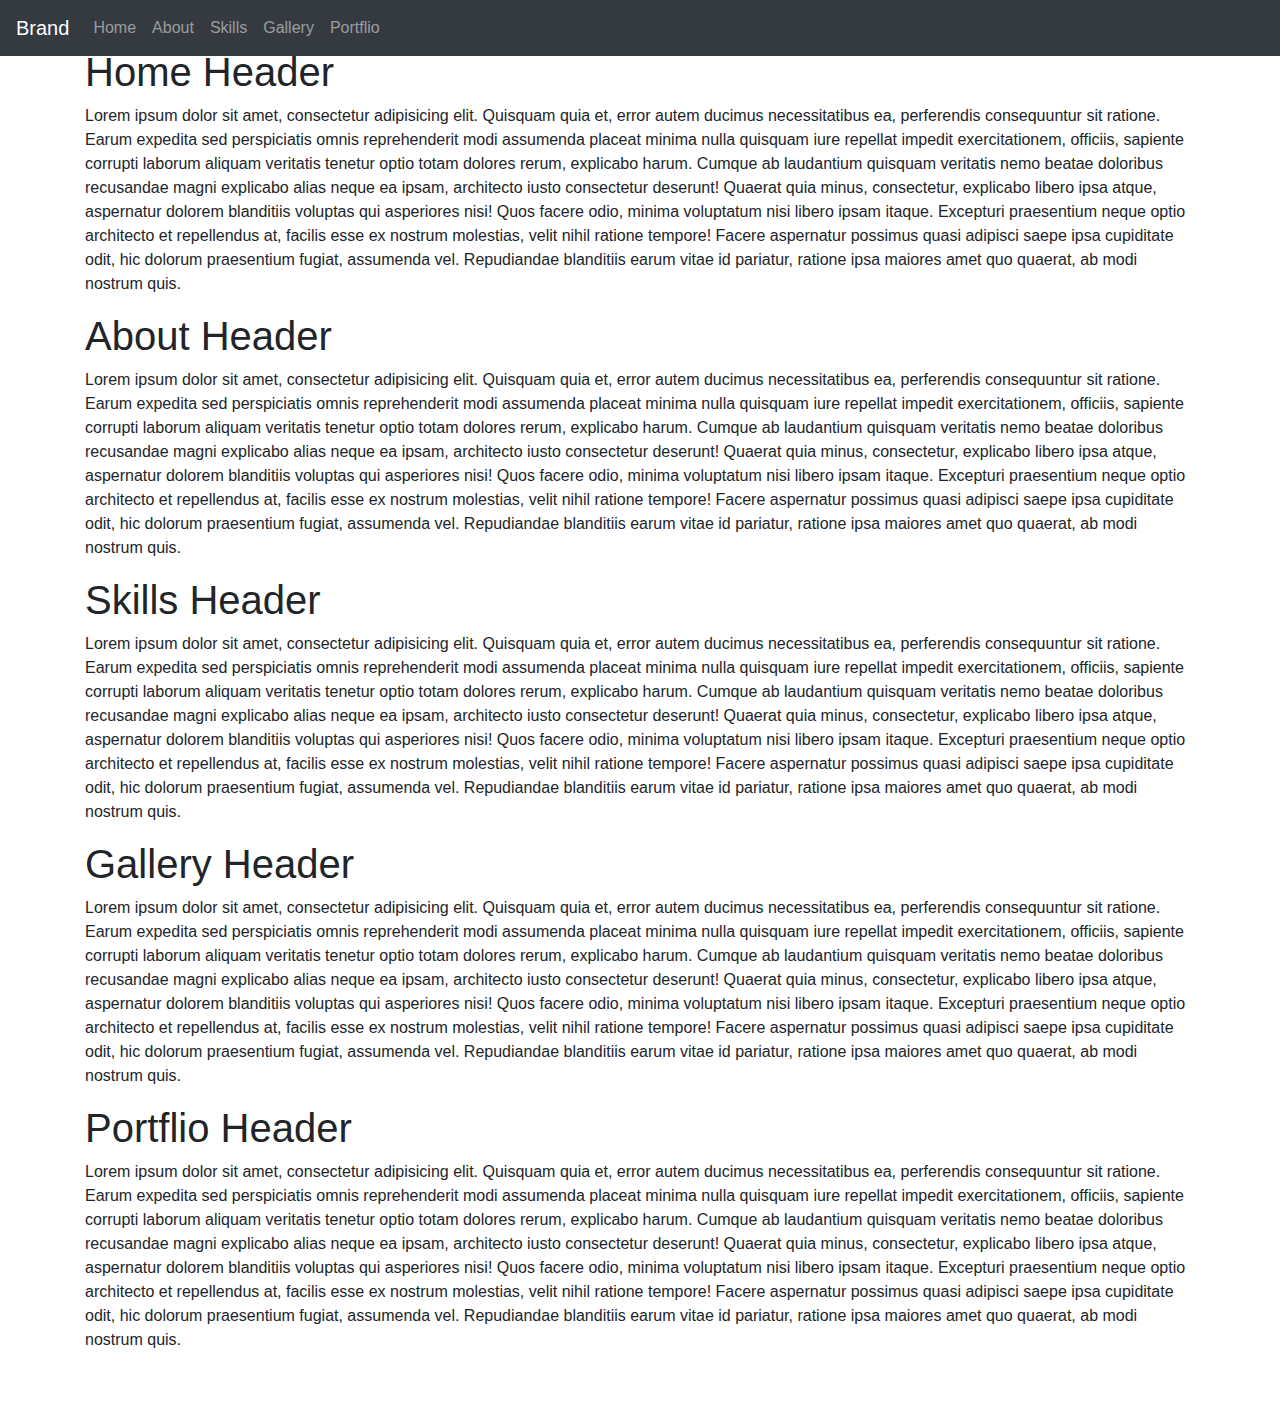
<file: scroll.html>
<!doctype html>
<html lang="en">
  <head>
    <!-- Required meta tags -->
    <meta charset="utf-8">
    <meta name="viewport" content="width=device-width, initial-scale=1, shrink-to-fit=no">

    <!-- Bootstrap CSS -->
    <link rel="stylesheet" href="css/bootstrap.min.css">
    <link rel="stylesheet" href="css/style.css">

    <title>Bootstrap 4 Components</title>
  </head>
  <body data-spy="scroll" data-target="#scrollNavbar" >
     <!-- scrollspy start -->
      <section id="scrollSpy" class="py-5">
          <div class="container">
              <div class="row">
                  <div class="col">
                      <nav class="navbar navbar-expand-sm navbar-dark bg-dark fixed-top" id="scrollNavbar">
                          <a href="#" class="navbar-brand">Brand</a>
                          <ul class="navbar-nav">
                              <li class="nav-item"><a href="#scrollHome" class="nav-link">Home</a></li>
                              <li class="nav-item"><a href="#scrollAbout" class="nav-link">About</a></li>
                              <li class="nav-item"><a href="#scrollSkills" class="nav-link">Skills</a></li>
                              <li class="nav-item"><a href="#scrollGallery" class="nav-link">Gallery</a></li>
                              <li class="nav-item"><a href="#scrollPortflio" class="nav-link">Portflio</a></li>
                          </ul>
                      </nav>
                      <div>
                          <h1 id="scrollHome">Home Header</h1>
                          <p>Lorem ipsum dolor sit amet, consectetur adipisicing elit. Quisquam quia et, error autem ducimus necessitatibus ea, perferendis consequuntur sit ratione. Earum expedita sed perspiciatis omnis reprehenderit modi assumenda placeat minima nulla quisquam iure repellat impedit exercitationem, officiis, sapiente corrupti laborum aliquam veritatis tenetur optio totam dolores rerum, explicabo harum. Cumque ab laudantium quisquam veritatis nemo beatae doloribus recusandae magni explicabo alias neque ea ipsam, architecto iusto consectetur deserunt! Quaerat quia minus, consectetur, explicabo libero ipsa atque, aspernatur dolorem blanditiis voluptas qui asperiores nisi! Quos facere odio, minima voluptatum nisi libero ipsam itaque. Excepturi praesentium neque optio architecto et repellendus at, facilis esse ex nostrum molestias, velit nihil ratione tempore! Facere aspernatur possimus quasi adipisci saepe ipsa cupiditate odit, hic dolorum praesentium fugiat, assumenda vel. Repudiandae blanditiis earum vitae id pariatur, ratione ipsa maiores amet quo quaerat, ab modi nostrum quis.</p>
                          <h1 id="scrollAbout">About Header</h1>
                          <p>Lorem ipsum dolor sit amet, consectetur adipisicing elit. Quisquam quia et, error autem ducimus necessitatibus ea, perferendis consequuntur sit ratione. Earum expedita sed perspiciatis omnis reprehenderit modi assumenda placeat minima nulla quisquam iure repellat impedit exercitationem, officiis, sapiente corrupti laborum aliquam veritatis tenetur optio totam dolores rerum, explicabo harum. Cumque ab laudantium quisquam veritatis nemo beatae doloribus recusandae magni explicabo alias neque ea ipsam, architecto iusto consectetur deserunt! Quaerat quia minus, consectetur, explicabo libero ipsa atque, aspernatur dolorem blanditiis voluptas qui asperiores nisi! Quos facere odio, minima voluptatum nisi libero ipsam itaque. Excepturi praesentium neque optio architecto et repellendus at, facilis esse ex nostrum molestias, velit nihil ratione tempore! Facere aspernatur possimus quasi adipisci saepe ipsa cupiditate odit, hic dolorum praesentium fugiat, assumenda vel. Repudiandae blanditiis earum vitae id pariatur, ratione ipsa maiores amet quo quaerat, ab modi nostrum quis.</p>
                          <h1 id="scrollSkills">Skills Header</h1>
                          <p>Lorem ipsum dolor sit amet, consectetur adipisicing elit. Quisquam quia et, error autem ducimus necessitatibus ea, perferendis consequuntur sit ratione. Earum expedita sed perspiciatis omnis reprehenderit modi assumenda placeat minima nulla quisquam iure repellat impedit exercitationem, officiis, sapiente corrupti laborum aliquam veritatis tenetur optio totam dolores rerum, explicabo harum. Cumque ab laudantium quisquam veritatis nemo beatae doloribus recusandae magni explicabo alias neque ea ipsam, architecto iusto consectetur deserunt! Quaerat quia minus, consectetur, explicabo libero ipsa atque, aspernatur dolorem blanditiis voluptas qui asperiores nisi! Quos facere odio, minima voluptatum nisi libero ipsam itaque. Excepturi praesentium neque optio architecto et repellendus at, facilis esse ex nostrum molestias, velit nihil ratione tempore! Facere aspernatur possimus quasi adipisci saepe ipsa cupiditate odit, hic dolorum praesentium fugiat, assumenda vel. Repudiandae blanditiis earum vitae id pariatur, ratione ipsa maiores amet quo quaerat, ab modi nostrum quis.</p>
                          <h1 id="scrollGallery">Gallery Header</h1>
                          <p>Lorem ipsum dolor sit amet, consectetur adipisicing elit. Quisquam quia et, error autem ducimus necessitatibus ea, perferendis consequuntur sit ratione. Earum expedita sed perspiciatis omnis reprehenderit modi assumenda placeat minima nulla quisquam iure repellat impedit exercitationem, officiis, sapiente corrupti laborum aliquam veritatis tenetur optio totam dolores rerum, explicabo harum. Cumque ab laudantium quisquam veritatis nemo beatae doloribus recusandae magni explicabo alias neque ea ipsam, architecto iusto consectetur deserunt! Quaerat quia minus, consectetur, explicabo libero ipsa atque, aspernatur dolorem blanditiis voluptas qui asperiores nisi! Quos facere odio, minima voluptatum nisi libero ipsam itaque. Excepturi praesentium neque optio architecto et repellendus at, facilis esse ex nostrum molestias, velit nihil ratione tempore! Facere aspernatur possimus quasi adipisci saepe ipsa cupiditate odit, hic dolorum praesentium fugiat, assumenda vel. Repudiandae blanditiis earum vitae id pariatur, ratione ipsa maiores amet quo quaerat, ab modi nostrum quis.</p>
                          <h1 id="scrollPortflio">Portflio Header</h1>
                          <p>Lorem ipsum dolor sit amet, consectetur adipisicing elit. Quisquam quia et, error autem ducimus necessitatibus ea, perferendis consequuntur sit ratione. Earum expedita sed perspiciatis omnis reprehenderit modi assumenda placeat minima nulla quisquam iure repellat impedit exercitationem, officiis, sapiente corrupti laborum aliquam veritatis tenetur optio totam dolores rerum, explicabo harum. Cumque ab laudantium quisquam veritatis nemo beatae doloribus recusandae magni explicabo alias neque ea ipsam, architecto iusto consectetur deserunt! Quaerat quia minus, consectetur, explicabo libero ipsa atque, aspernatur dolorem blanditiis voluptas qui asperiores nisi! Quos facere odio, minima voluptatum nisi libero ipsam itaque. Excepturi praesentium neque optio architecto et repellendus at, facilis esse ex nostrum molestias, velit nihil ratione tempore! Facere aspernatur possimus quasi adipisci saepe ipsa cupiditate odit, hic dolorum praesentium fugiat, assumenda vel. Repudiandae blanditiis earum vitae id pariatur, ratione ipsa maiores amet quo quaerat, ab modi nostrum quis.</p>
                      </div>
                  </div>
              </div>
          </div>
      </section>
      <!-- scrollspy end -->
      
      
      
      

    <!-- Optional JavaScript -->
    <!-- jQuery first, then Popper.js, then Bootstrap JS -->
    <script src="js/jquery.js"></script>
    <script src="js/popper.min.js"></script>
    <script src="js/bootstrap.min.js"></script>
    <script src="js/script.js"></script>
  </body>
</html>
</file>
<file: css/style.css>
#header {
    padding: 10px 0;
    margin-bottom: 20px;
    min-height: 60px;
}
.custom-header-bg {
    background: linear-gradient(to right, rgba( 62, 212, 165, 0.814 ), rgba( 221, 248, 239, 0.736 ));
}
.box {
    font-size: 18px;
    text-align: center;
    background: linear-gradient(to left, #63d381, #6963d3);
    color: #fff;
    padding: 5px;
    box-shadow: 1px 2px 20px #000000;
}

/*navbar start*/
#header .nav-link-custom {
    font-size: 14px;
    position: relative;
}
#header .active {
    
}
#header .active::before {
    content: "";
    width: 100%;
    height: 3px;
    background: #01AEF3;
    position: absolute;
    left: 0;
    top: 0;
    transition: width .4s;
}
#header .nav-link-custom::before {
    content: "";
    width: 0;
    height: 3px;
    background: #01AEF3;
    position: absolute;
    left: 0;
    top: 0;
    transition: width .4s;
}
#header .nav-link-custom:hover::before {
    width: 100%;
}
#header .nav-link-custom:hover {
    
}
.bb-4 {
    border-bottom: 4px solid #def7f7;
}

.section_end {
    margin: 20px 0;
    position: relative;
}
.cross {
    font-size: 30px;
    display: inline-block;
    width: 60px;
    height: 60px;
    z-index: 99;
    background: #fff;
    border: 1px solid #276262;
    color: #276262;
    padding: 6px;
    position: relative;
    transform: rotate(45deg);
    top: 2.5px;
}
.cross_text {
    font-weight: bold;
    display: inline-block;
    transform: rotate(-45deg);
}
.section_end::before {
    content: "";
    width: 100%;
    height: 3px;
    background: #276262;
    position: absolute;
    left: 0;
    top: 52%;
    z-index: 1;
}
#breadcrumb {
    background: linear-gradient(#5c6f6f, #212121);
}
.bottom_border {
    border-bottom: 3px solid rgba( 64, 120, 144, 0.681 )
}
#collapsableAccordion {
    background-color: #96b8c9;
}
#form {
    background-color: #96c9a8;
}
#listGroup {
    background-color: #96c9b5;
}
#nav {
    background-color: #f2f1f8;
}
.custom-bg-1 {
    background: linear-gradient(to right, #1c7b8b, #3d3d3d);
}
.custom-bg-2 {
    background: linear-gradient(to right, #ca752f, #3d3d3d);
}
#pagination {
    background-color: #cecede;
}
</file>
